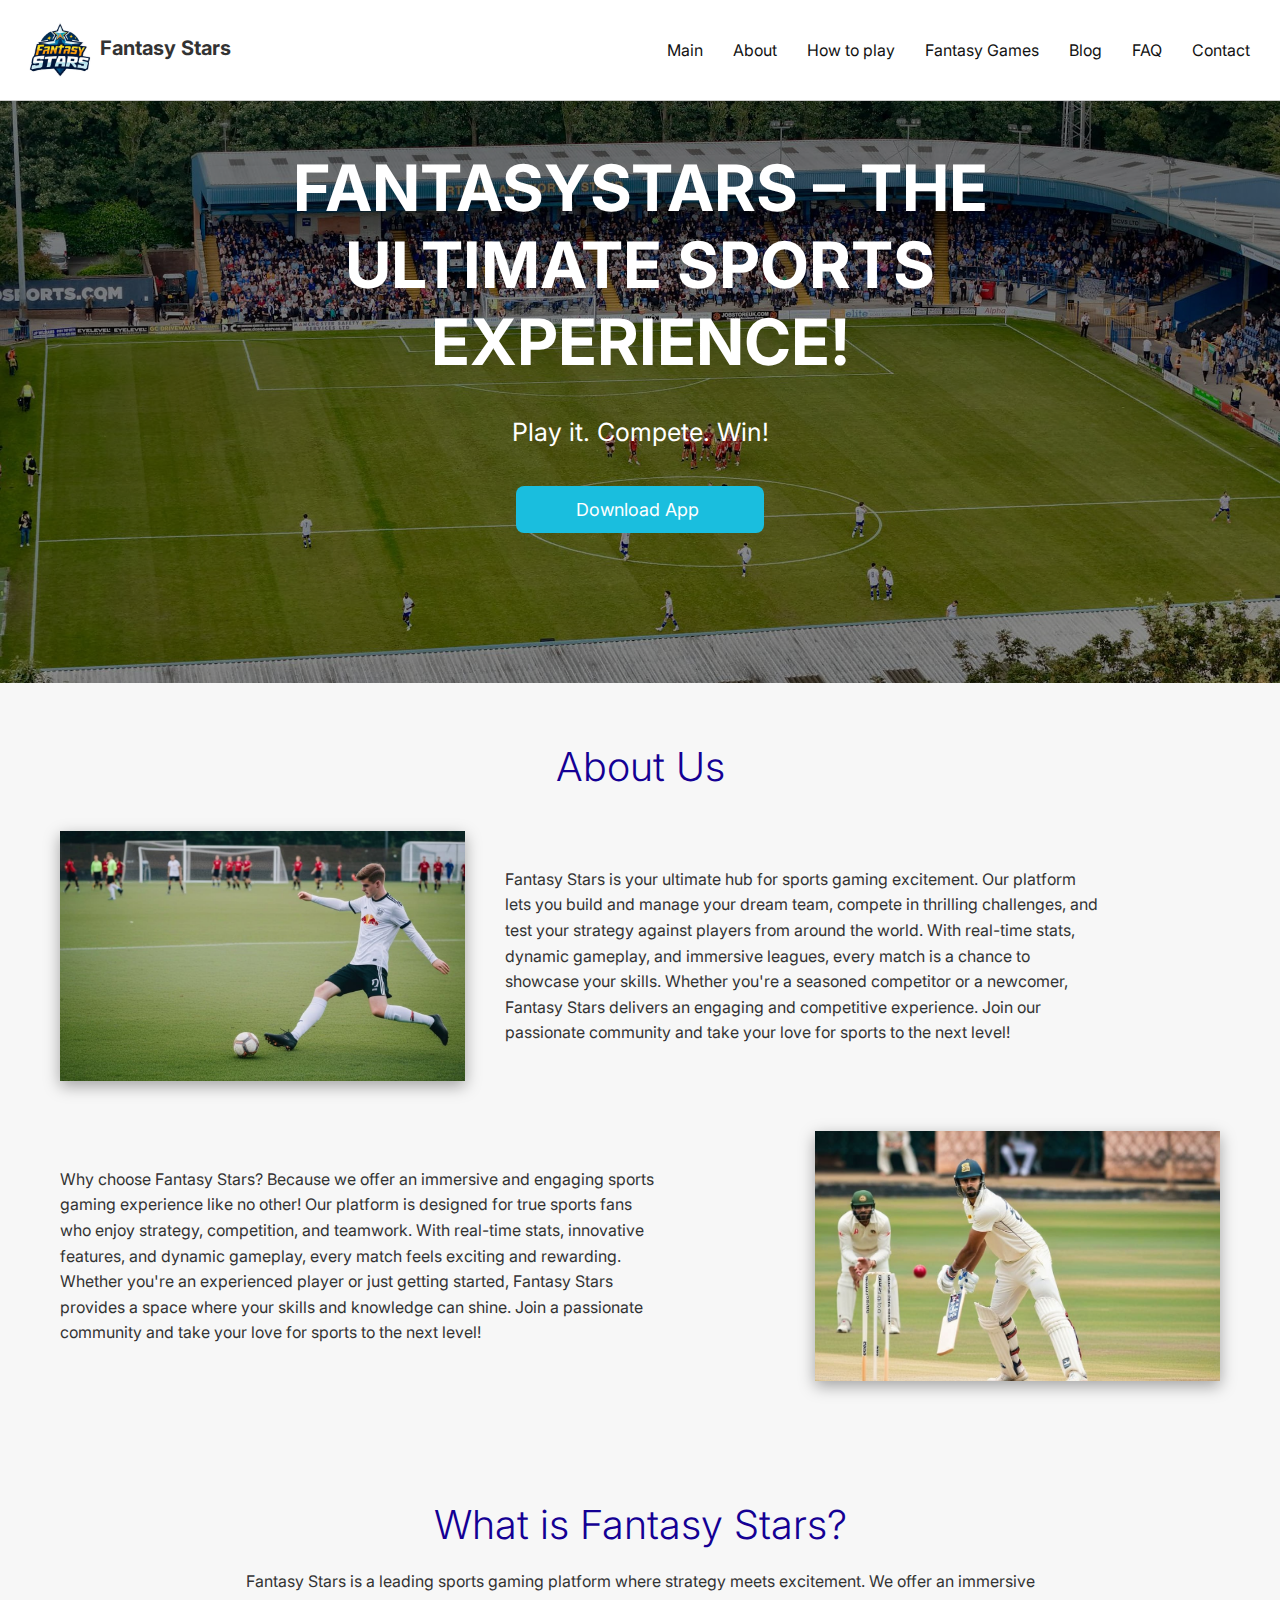
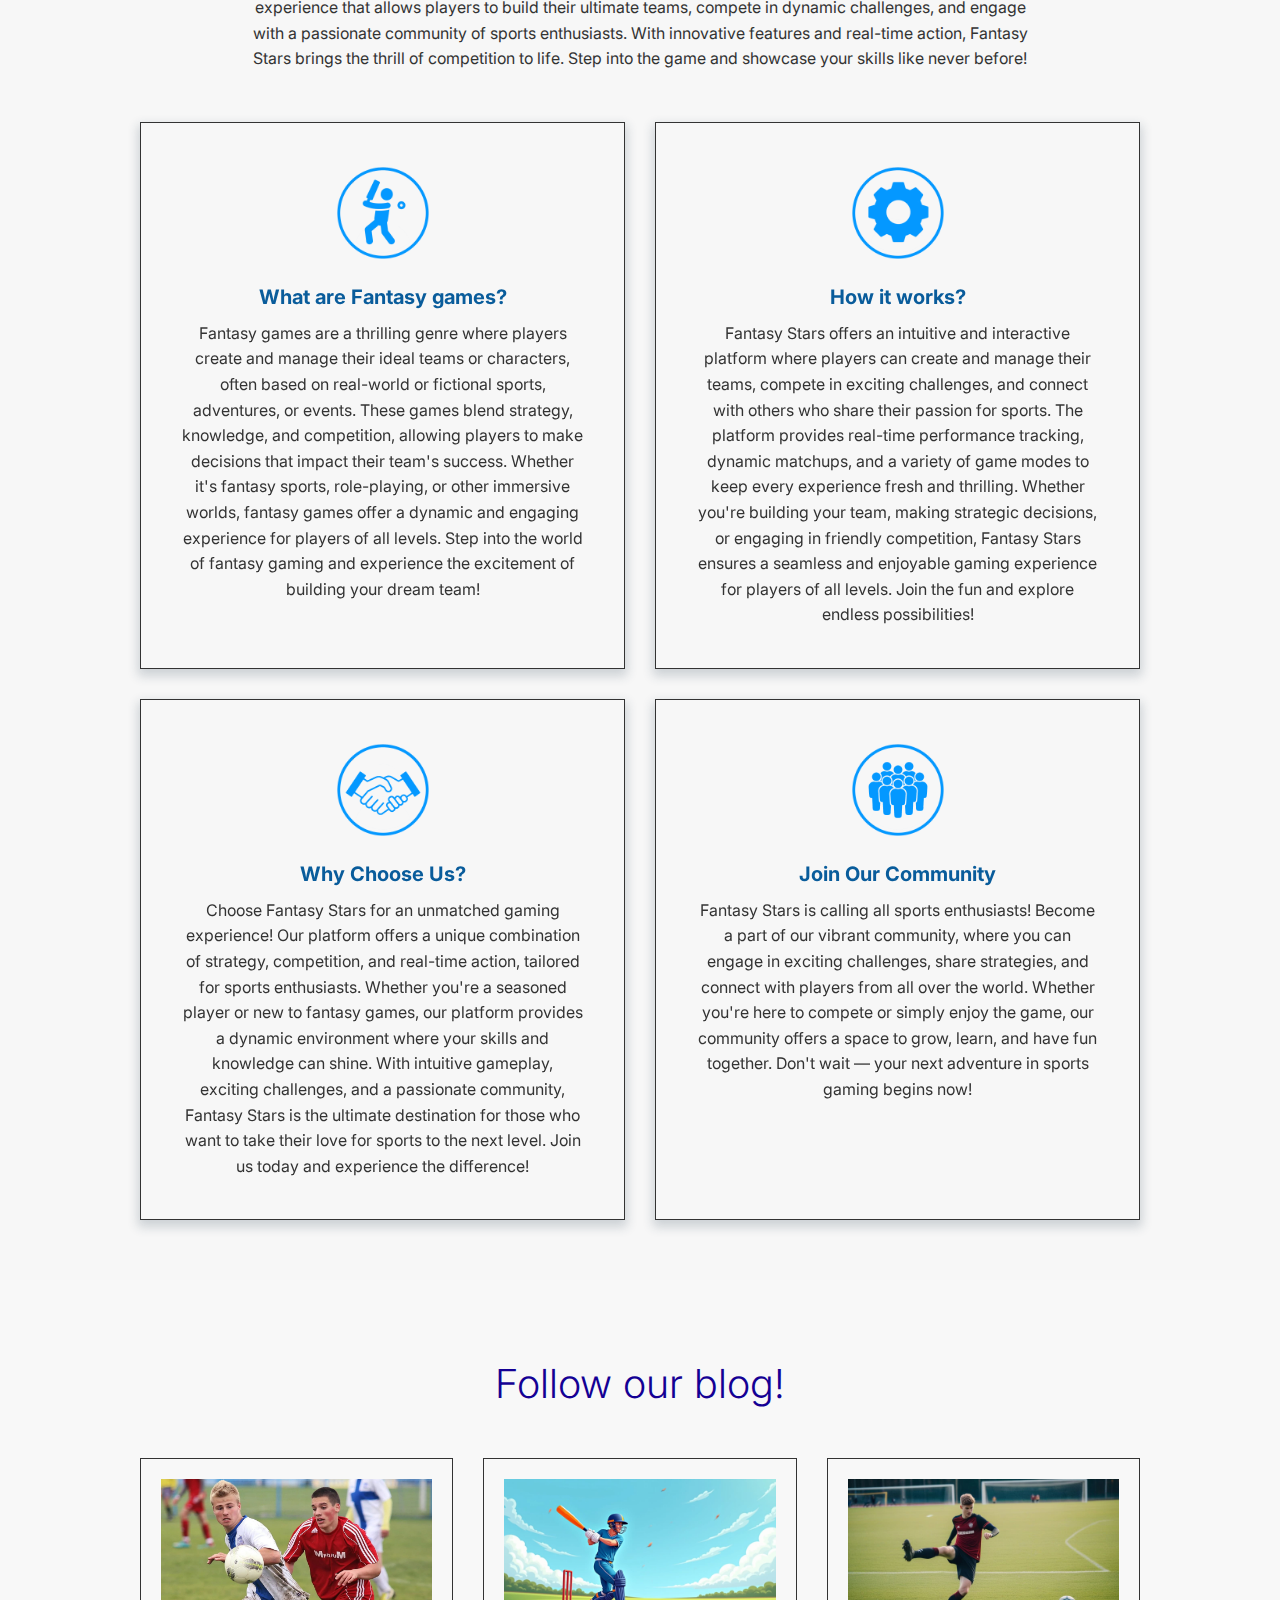
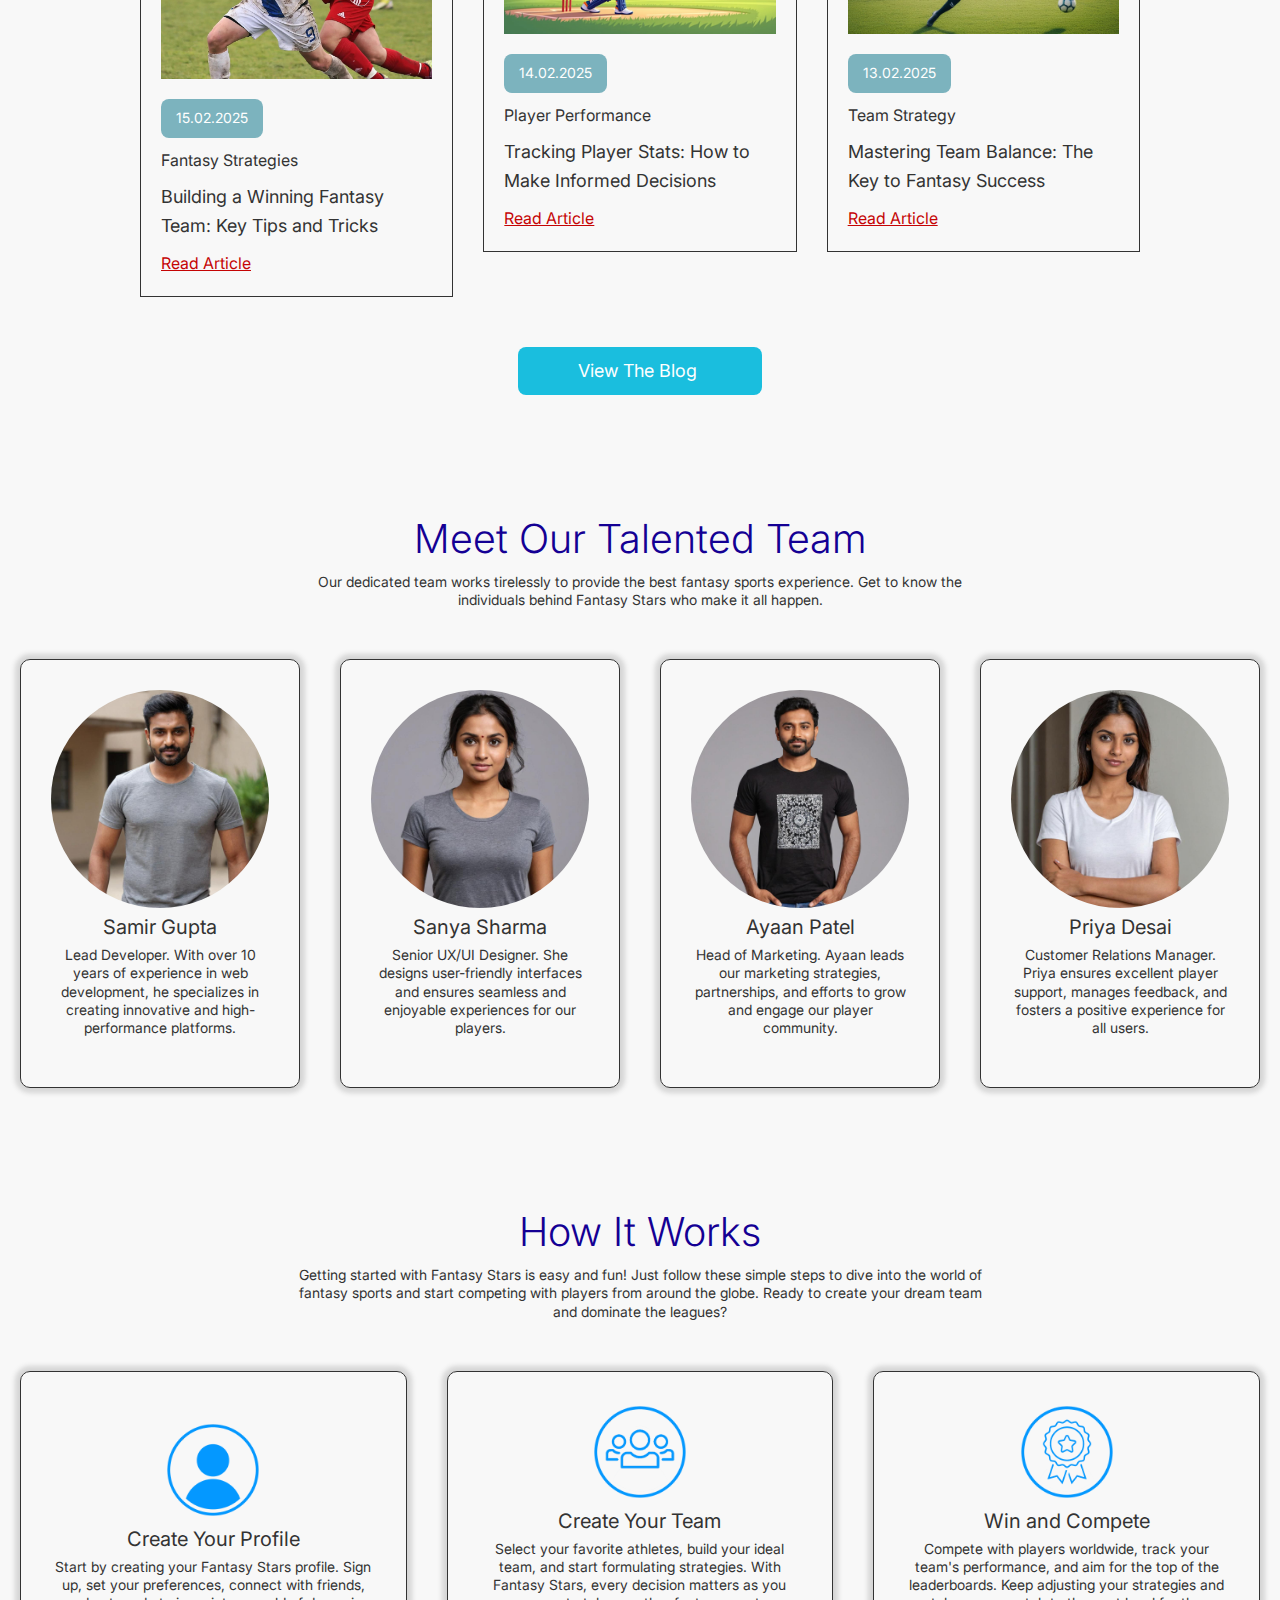
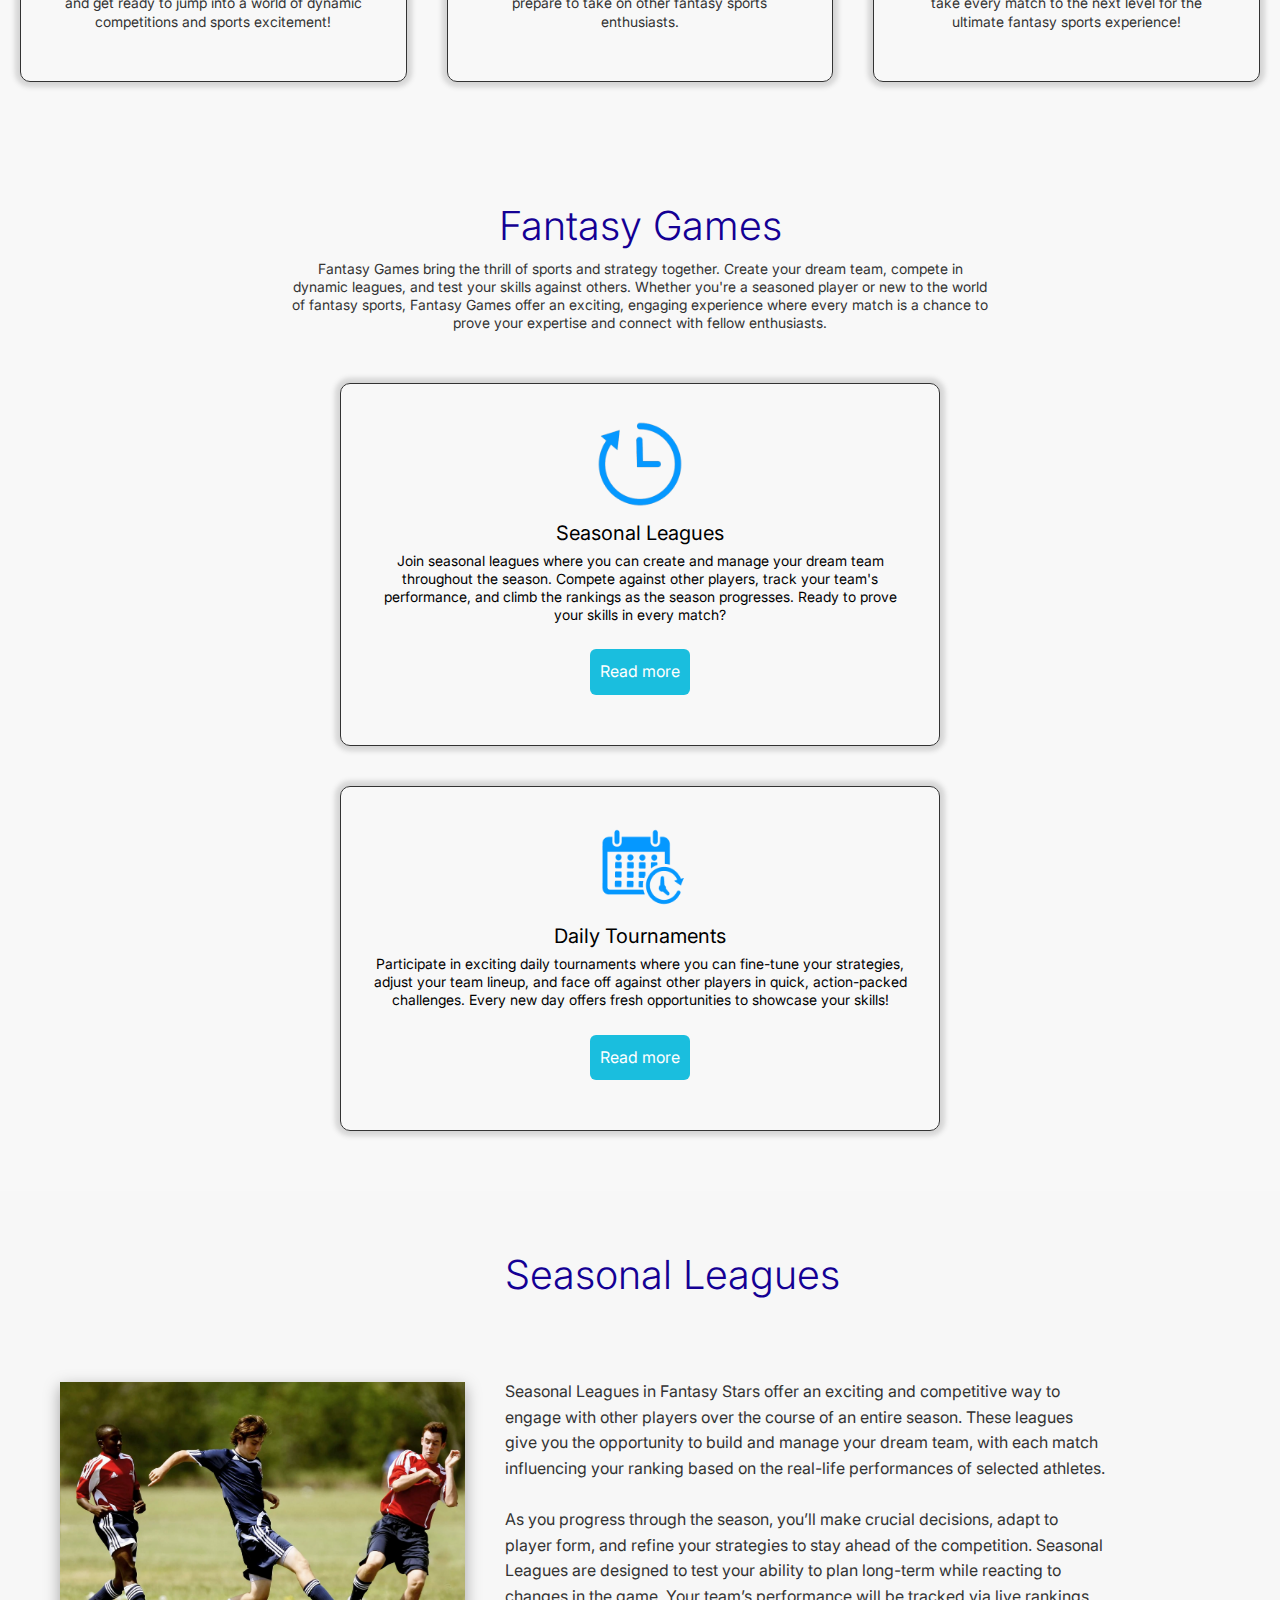
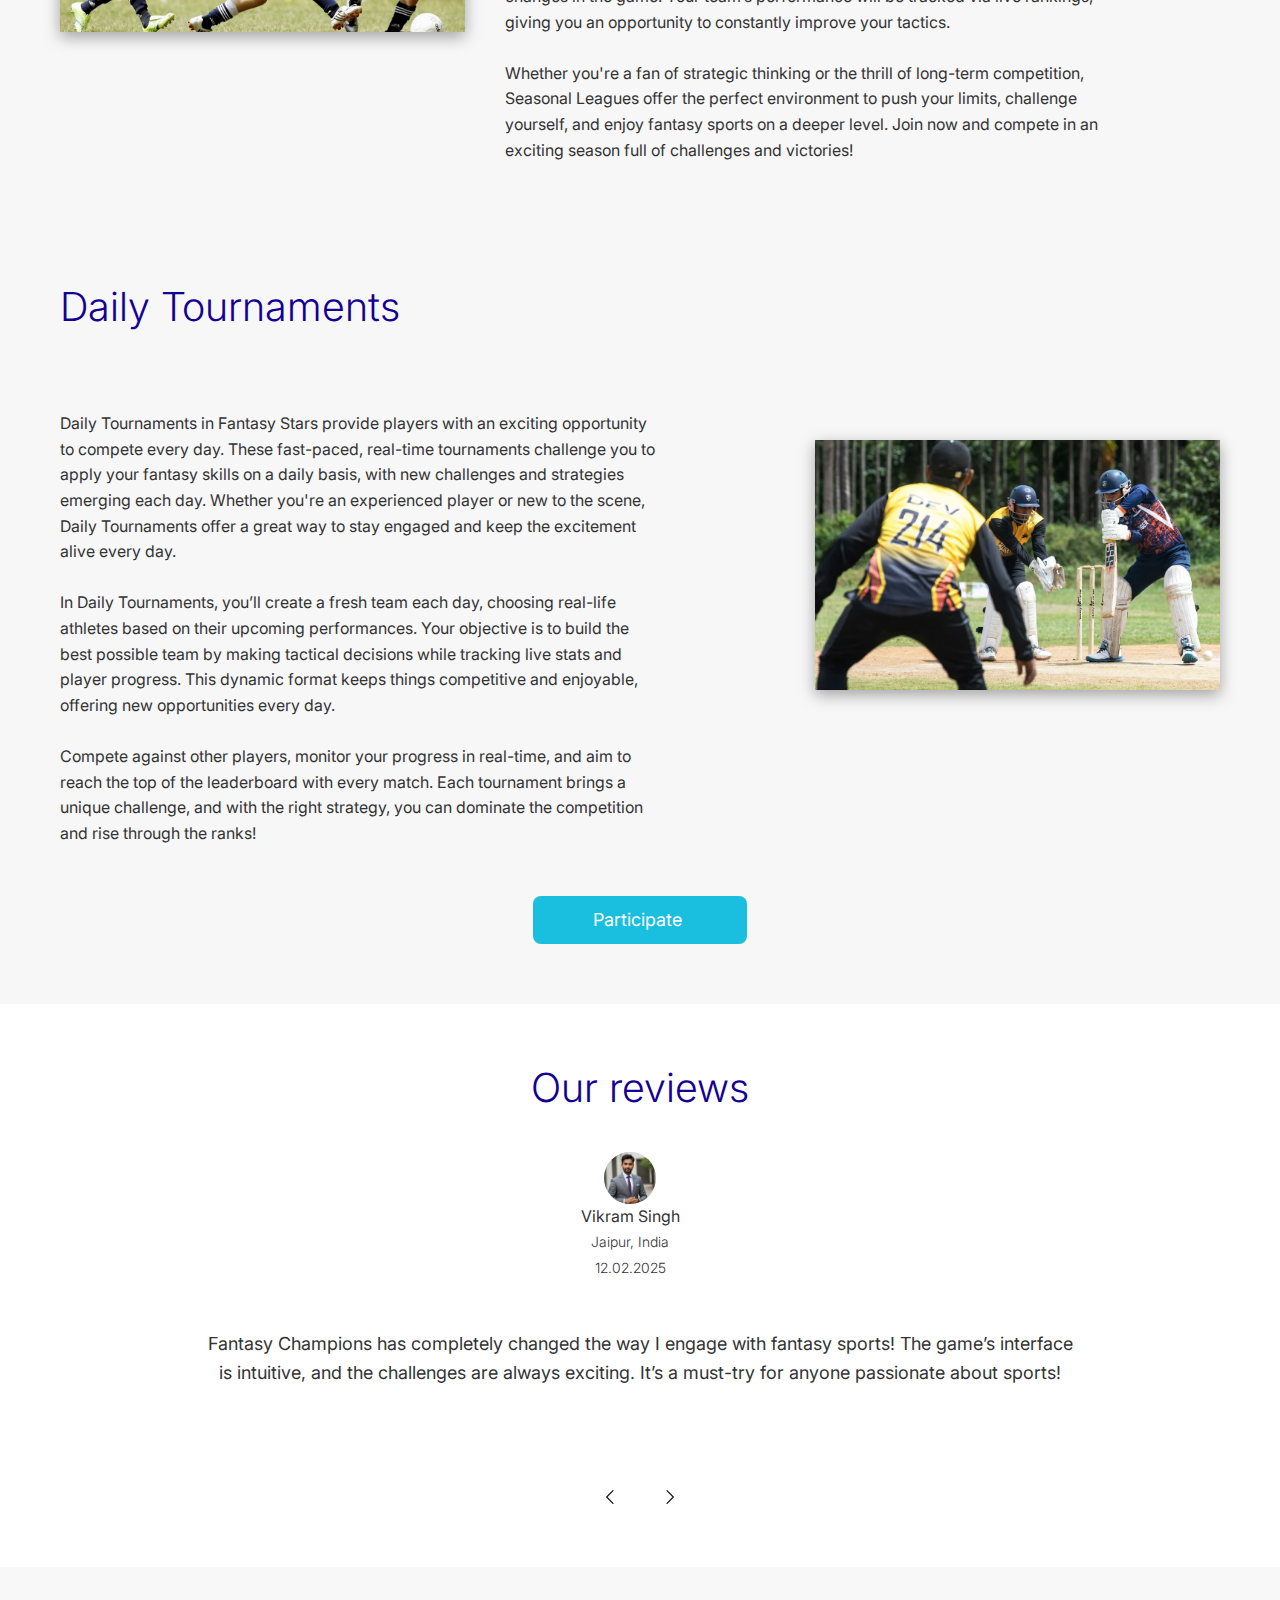
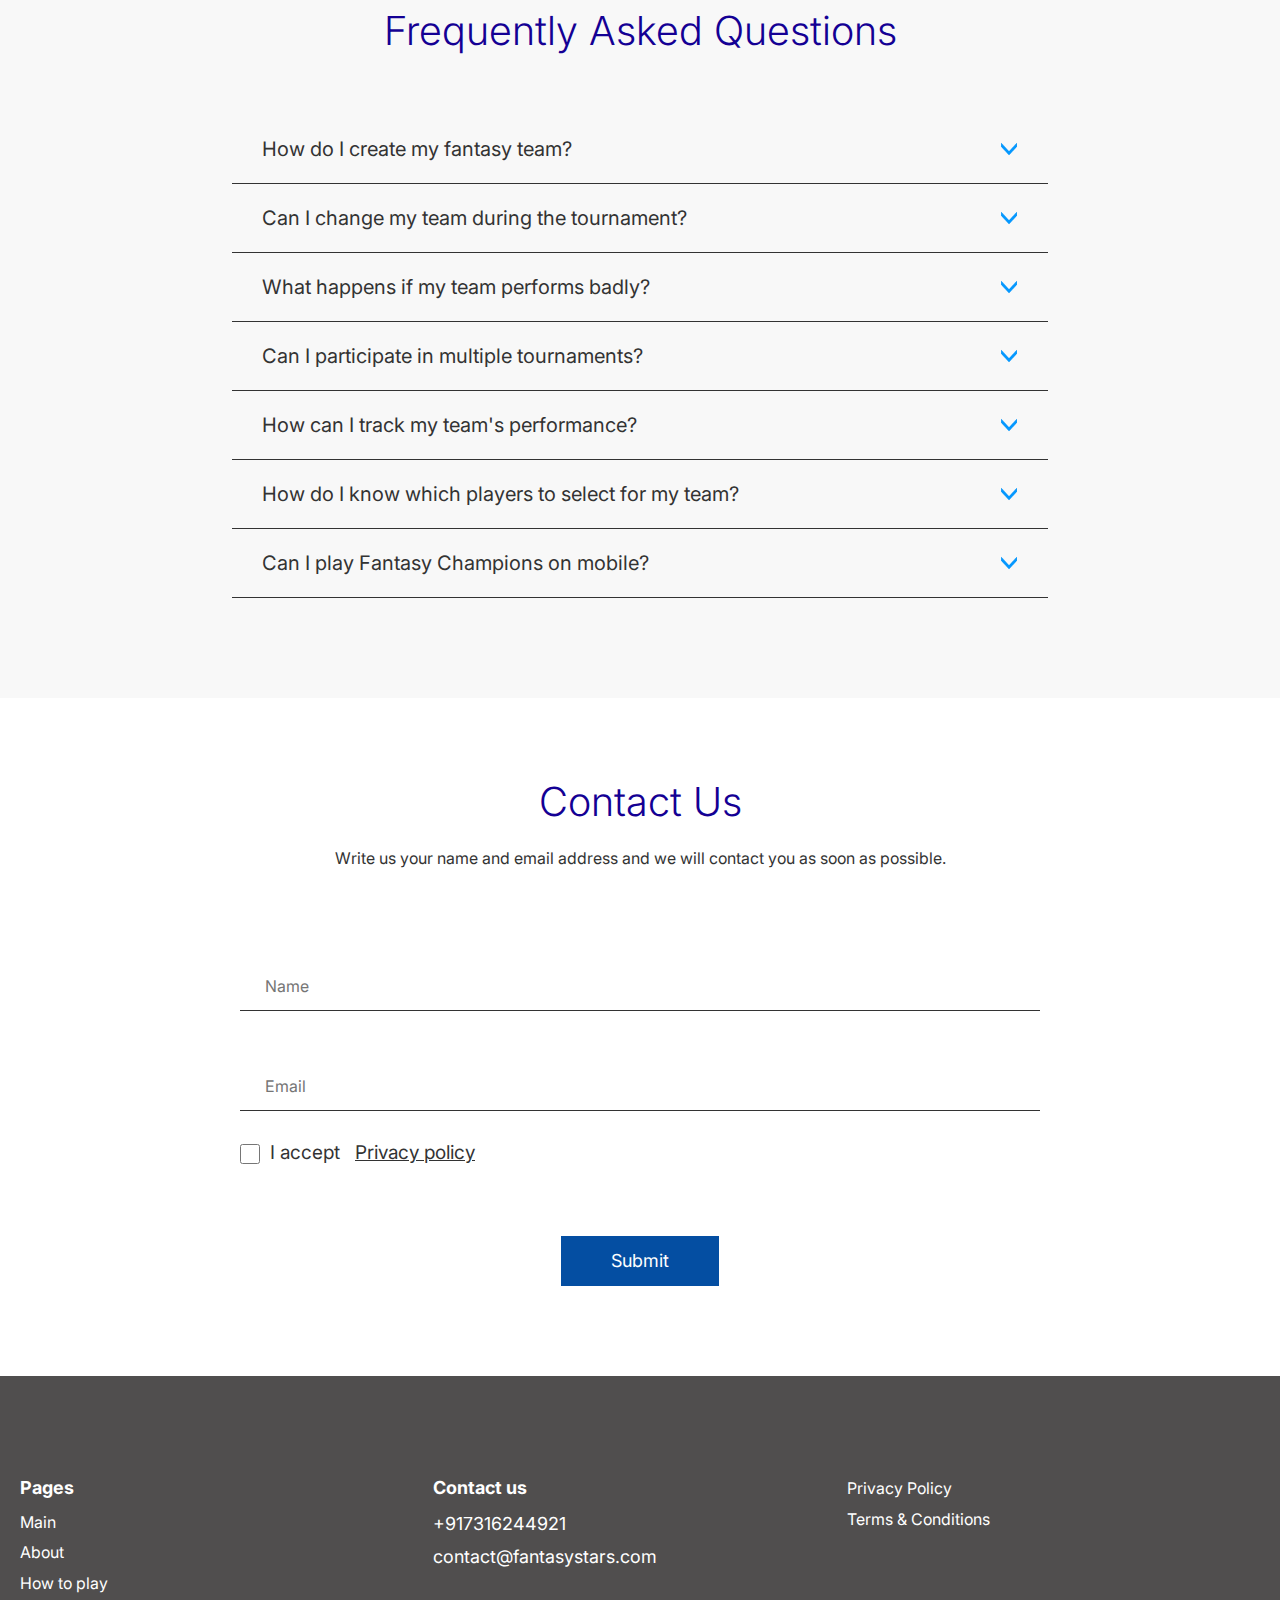
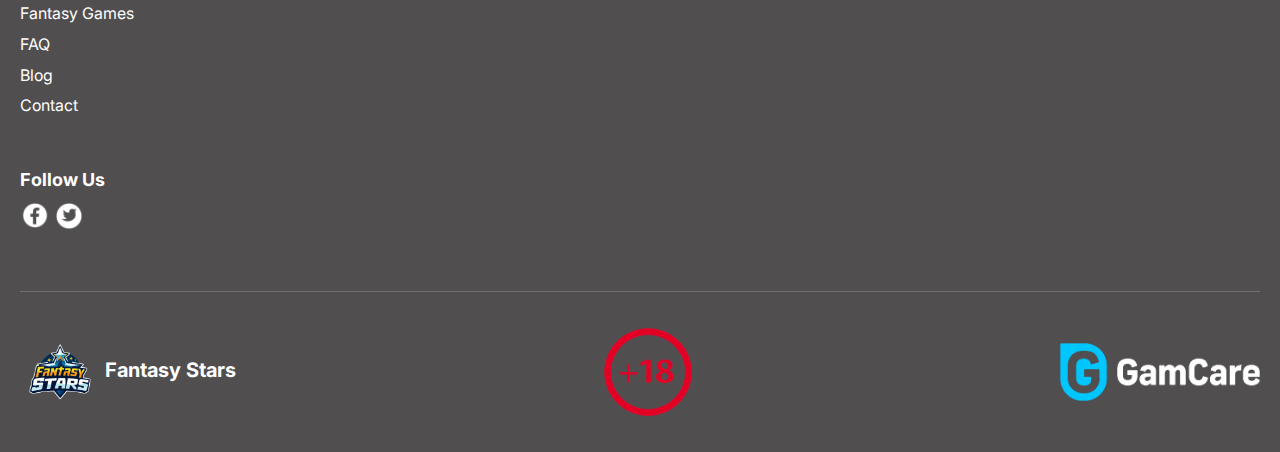
<file: index.html>
<!DOCTYPE html>
<html lang="en" data-validate="html">
  <head>
    <meta charset="UTF-8" />
    <meta name="viewport" content="width=device-width, initial-scale=1.0" />
    <link rel="icon" type="image/png" href="images/favicon.png" />
    <title>Fantasy Champions - Play, Compete, and Conquer</title>
    <meta
      name="description"
      content="Welcome to Fantasy Champions – the ultimate platform for competitive gamers. Compete in exciting battles, unlock exclusive rewards, and join a thriving community of champions. Start your journey today!"
    />
    <link rel="stylesheet" href="styles/styles.css" />
  </head>

  <body>
    <div class="hero">
      <header data-wf--nav--variant="home" class="nav">
        <div
          data-animation="default"
          class="navbar w-variant-388ec9d6-4e1e-759a-c3c4-06c8935714dd w-nav"
          data-easing2="ease"
          data-easing="ease"
          data-collapse="medium"
          data-duration="400"
          data-doc-height="1"
        >
          <div class="container w-container">
            <div class="navbar-wrap">
              <a
                href="index.html"
                aria-current="page"
                class="brand w-nav-brand w--current"
                ><img
                  class="logo"
                  src="images/logo.png"
                  alt="Logotype"
                />Fantasy Stars</a
              >
              <nav
                class="nav-menu w-variant-388ec9d6-4e1e-759a-c3c4-06c8935714dd w-nav-menu"
              >
                <div class="nav-menu-inner">
                  <a
                    href="index.html"
                    class="nav-link w-variant-388ec9d6-4e1e-759a-c3c4-06c8935714dd w-nav-link"
                    >Main</a
                  ><button
                    type="button"
                    class="nav-link-about nav-link w-variant-388ec9d6-4e1e-759a-c3c4-06c8935714dd w-nav-link"
                  >
                    About</button
                  ><button
                    type="button"
                    class="nav-link-play nav-link w-variant-388ec9d6-4e1e-759a-c3c4-06c8935714dd w-nav-link"
                  >
                    How to play</button
                  ><button
                    type="button"
                    class="nav-link-fantasy nav-link w-variant-388ec9d6-4e1e-759a-c3c4-06c8935714dd w-nav-link"
                  >
                    Fantasy Games
                  </button>
                  <a
                    href="blog.html"
                    class="nav-link w-variant-388ec9d6-4e1e-759a-c3c4-06c8935714dd w-nav-link"
                    >Blog</a
                  ><button
                    type="button"
                    type="button"
                    class="nav-link-faq nav-link w-variant-388ec9d6-4e1e-759a-c3c4-06c8935714dd w-nav-link"
                  >
                    FAQ
                  </button>
                  <button
                    type="button"
                    class="nav-link-contact nav-link w-variant-388ec9d6-4e1e-759a-c3c4-06c8935714dd w-nav-link"
                  >
                    Contact
                  </button>
                </div>
              </nav>
              <div class="nav-info">
                <div
                  class="menu-button w-nav-button"
                  tabindex="0"
                  aria-controls="w-nav-overlay-0"
                  aria-haspopup="menu"
                  aria-expanded="false"
                >
                  <div
                    class="nav-top-line w-variant-388ec9d6-4e1e-759a-c3c4-06c8935714dd"
                  ></div>
                  <div
                    class="nav-middle-line w-variant-388ec9d6-4e1e-759a-c3c4-06c8935714dd"
                  ></div>
                  <div
                    class="nav-bottom-line w-variant-388ec9d6-4e1e-759a-c3c4-06c8935714dd"
                  ></div>
                </div>
              </div>
            </div>
          </div>
          <div
            class="w-nav-overlay"
            data-wf-ignore=""
            id="w-nav-overlay-0"
          ></div>
        </div>
        <div class="open-menu">
          <div class="menu-left"></div>
        </div>
      </header>
      <section class="hero-section">
        <div class="w-layout-blockcontainer container w-container">
          <div class="hero-wrap">
            <div class="hero-content">
              <h1 class="hero-heading animation">
                FantasyStars – The Ultimate Sports Experience!
              </h1>
              <p
                class="animation"
                id="w-node-_25d306bc-a795-6c64-8971-5ba4c5dc8071-80237f14 hero-text"
              >
                Play it. Compete. Win!
              </p>
              <div class="hero-btns">
                <a
                  data-wf--primary-button--variant="no-border"
                  href="#contact"
                  class="animation primary-button bubbly-button w-variant-92c17b19-ee94-0c42-94f4-ca9187bd3540 w-inline-block"
                  ><div>Download app</div>
                </a>
              </div>
            </div>
          </div>
        </div>
      </section>
    </div>
    <main class="page-wrap">
      <section class="section index-about" id="about">
        <div class="w-layout-blockcontainer container w-container">
          <div class="title-section-wrap animation">
            <h2>About Us</h2>
          </div>
          <div class="about-wrap">
            <div class="about-img animation">
              <img
                src="images/about-1.jpg"
                alt="About Fantasy Champions"
                class="cover-image"
              />
            </div>
            <div class="about-content">
              <div class="about-inner animation">
                <p id="w-node-_25d306bc-a795-6c64-8971-5ba4c5dc8071-80237f14">
                  Fantasy Stars is your ultimate hub for sports gaming
                  excitement. Our platform lets you build and manage your dream
                  team, compete in thrilling challenges, and test your strategy
                  against players from around the world. With real-time stats,
                  dynamic gameplay, and immersive leagues, every match is a
                  chance to showcase your skills. Whether you're a seasoned
                  competitor or a newcomer, Fantasy Stars delivers an engaging
                  and competitive experience. Join our passionate community and
                  take your love for sports to the next level!
                </p>
              </div>
            </div>
          </div>

          <div class="about-wrap">
            <div class="about-content">
              <div class="about-inner animation">
                <p id="w-node-_25d306bc-a795-6c64-8971-5ba4c5dc8071-80237f14">
                  Why choose Fantasy Stars? Because we offer an immersive and
                  engaging sports gaming experience like no other! Our platform
                  is designed for true sports fans who enjoy strategy,
                  competition, and teamwork. With real-time stats, innovative
                  features, and dynamic gameplay, every match feels exciting and
                  rewarding. Whether you're an experienced player or just
                  getting started, Fantasy Stars provides a space where your
                  skills and knowledge can shine. Join a passionate community
                  and take your love for sports to the next level!
                </p>
              </div>
            </div>

            <div class="about-img animation">
              <img
                src="images/about-2.jpg"
                alt="About Fantasy Champions"
                class="cover-image"
              />
            </div>
          </div>
        </div>
      </section>
      <section class="section bg-light-blue index-advantages">
        <div class="w-layout-blockcontainer container w-container">
          <div class="service-outer">
            <div class="fill-block">
              <div class="service-left">
                <div class="service-head">
                  <div class="section-title animation">
                    <h2>What is Fantasy Stars?</h2>
                  </div>
                  <p class="adv-text animation">
                    Fantasy Stars is a leading sports gaming platform where
                    strategy meets excitement. We offer an immersive experience
                    that allows players to build their ultimate teams, compete
                    in dynamic challenges, and engage with a passionate
                    community of sports enthusiasts. With innovative features
                    and real-time action, Fantasy Stars brings the thrill of
                    competition to life. Step into the game and showcase your
                    skills like never before!
                  </p>
                </div>
              </div>
            </div>
            <div class="fill-block animation">
              <div class="w-dyn-list">
                <div class="service-list col-1 w-dyn-items">
                  <div class="w-dyn-item">
                    <div class="service-card home w-inline-block">
                      <img
                        src="images/icon-3.png"
                        alt="icon"
                        class="service-icon"
                      />
                      <div class="service-content">
                        <h5>What are Fantasy games?</h5>
                        <p>
                          Fantasy games are a thrilling genre where players
                          create and manage their ideal teams or characters,
                          often based on real-world or fictional sports,
                          adventures, or events. These games blend strategy,
                          knowledge, and competition, allowing players to make
                          decisions that impact their team's success. Whether
                          it's fantasy sports, role-playing, or other immersive
                          worlds, fantasy games offer a dynamic and engaging
                          experience for players of all levels. Step into the
                          world of fantasy gaming and experience the excitement
                          of building your dream team!
                        </p>
                      </div>
                    </div>
                  </div>
                  <div class="w-dyn-item">
                    <div class="service-card home w-inline-block">
                      <img
                        src="images/icon-4.png"
                        alt="icon"
                        class="service-icon"
                      />
                      <div class="service-content">
                        <h5>How it works?</h5>
                        <p>
                          Fantasy Stars offers an intuitive and interactive
                          platform where players can create and manage their
                          teams, compete in exciting challenges, and connect
                          with others who share their passion for sports. The
                          platform provides real-time performance tracking,
                          dynamic matchups, and a variety of game modes to keep
                          every experience fresh and thrilling. Whether you're
                          building your team, making strategic decisions, or
                          engaging in friendly competition, Fantasy Stars
                          ensures a seamless and enjoyable gaming experience for
                          players of all levels. Join the fun and explore
                          endless possibilities!
                        </p>
                      </div>
                    </div>
                  </div>
                  <div class="w-dyn-item">
                    <div class="service-card home w-inline-block">
                      <img
                        src="images/icon-2.png"
                        alt="icon"
                        class="service-icon"
                      />
                      <div class="service-content">
                        <h5>Why Choose Us?</h5>
                        <p>
                          Choose Fantasy Stars for an unmatched gaming
                          experience! Our platform offers a unique combination
                          of strategy, competition, and real-time action,
                          tailored for sports enthusiasts. Whether you're a
                          seasoned player or new to fantasy games, our platform
                          provides a dynamic environment where your skills and
                          knowledge can shine. With intuitive gameplay, exciting
                          challenges, and a passionate community, Fantasy Stars
                          is the ultimate destination for those who want to take
                          their love for sports to the next level. Join us today
                          and experience the difference!
                        </p>
                      </div>
                    </div>
                  </div>
                  <div class="w-dyn-item">
                    <div class="service-card home w-inline-block">
                      <img
                        src="images/icon-1.png"
                        alt="icon"
                        class="service-icon"
                      />
                      <div class="service-content">
                        <h5>Join Our Community</h5>
                        <p>
                          Fantasy Stars is calling all sports enthusiasts!
                          Become a part of our vibrant community, where you can
                          engage in exciting challenges, share strategies, and
                          connect with players from all over the world. Whether
                          you're here to compete or simply enjoy the game, our
                          community offers a space to grow, learn, and have fun
                          together. Don't wait — your next adventure in sports
                          gaming begins now!
                        </p>
                      </div>
                    </div>
                  </div>
                </div>
              </div>
            </div>
          </div>
        </div>
      </section>

      <section class="section top blog">
        <div class="w-layout-blockcontainer container w-container">
          <div class="section-wrap">
            <div class="section-title animation">
              <h2>Follow our blog!</h2>
            </div>

            <div class="w-dyn-list animation">
              <div class="blog-list w-dyn-items">
                <div class="w-dyn-item">
                  <div class="blog-thumb">
                    <img
                      src="images/blog-1.jpg"
                      alt="Fantasy Strategies"
                      class="cover-image"
                    />
                    <div class="blog-content">
                      <div class="date-text">15.02.2025</div>
                      <div>Fantasy Strategies</div>
                      <div class="body-large color-primary">
                        Building a Winning Fantasy Team: Key Tips and Tricks
                      </div>
                      <a href="#contact" class="read-article-link"
                        >Read Article</a
                      >
                    </div>
                  </div>
                </div>

                <div class="w-dyn-item">
                  <div class="blog-thumb">
                    <img
                      src="images/blog-2.jpg"
                      alt="Player Performance"
                      class="cover-image"
                    />
                    <div class="blog-content">
                      <div class="date-text">14.02.2025</div>
                      <div>Player Performance</div>
                      <div class="body-large color-primary">
                        Tracking Player Stats: How to Make Informed Decisions
                      </div>
                      <a href="#contact" class="read-article-link"
                        >Read Article</a
                      >
                    </div>
                  </div>
                </div>

                <div class="w-dyn-item">
                  <div class="blog-thumb">
                    <img
                      src="images/blog-3.jpg"
                      alt="Team Strategy"
                      class="cover-image"
                    />
                    <div class="blog-content">
                      <div class="date-text">13.02.2025</div>
                      <div>Team Strategy</div>
                      <div class="body-large color-primary">
                        Mastering Team Balance: The Key to Fantasy Success
                      </div>
                      <a href="#contact" class="read-article-link"
                        >Read Article</a
                      >
                    </div>
                  </div>
                </div>
              </div>

              <div class="w-pagination-wrapper pagination">
                <a
                  data-wf--primary-button--variant="no-border"
                  href="blog.html"
                  class="primary-button bubbly-button w-variant-92c17b19-ee94-0c42-94f4-ca9187bd3540 w-inline-block"
                  ><div>View the blog</div>
                </a>
              </div>
            </div>
          </div>
        </div>
      </section>
      <section class="section bg-light-blue index-comparison">
        <div class="w-layout-blockcontainer container w-container">
          <div class="section-wrap">
            <div class="title-section-wrap animation">
              <h2>Meet Our Talented Team</h2>
              <p class="body-small">
                Our dedicated team works tirelessly to provide the best fantasy
                sports experience. Get to know the individuals behind Fantasy
                Stars who make it all happen.
              </p>
            </div>

            <div class="w-dyn-list animation">
              <div class="teams-list w-dyn-items">
                <div class="w-dyn-item team-1">
                  <div class="team-card w-inline-block">
                    <div class="team-thumb">
                      <div class="team-content">
                        <img
                          src="images/team-1.jpg"
                          alt="Samir Gupta"
                          class="team-icon"
                        />
                        <h5>Samir Gupta</h5>
                        <div class="body-small">
                          Lead Developer. With over 10 years of experience in
                          web development, he specializes in creating innovative
                          and high-performance platforms.
                        </div>
                      </div>
                    </div>
                  </div>
                </div>

                <div class="w-dyn-item team-2">
                  <div class="team-card w-inline-block">
                    <div class="team-thumb">
                      <div class="team-content">
                        <img
                          src="images/team-2.jpg"
                          alt="Download App"
                          class="team-icon"
                        />
                        <h5>Sanya Sharma</h5>
                        <div class="body-small">
                          Senior UX/UI Designer. She designs user-friendly
                          interfaces and ensures seamless and enjoyable
                          experiences for our players.
                        </div>
                      </div>
                    </div>
                  </div>
                </div>

                <div class="w-dyn-item team-3">
                  <div class="team-card w-inline-block">
                    <div class="team-thumb">
                      <div class="team-content">
                        <img
                          src="images/team-3.jpg"
                          alt="Download App"
                          class="team-icon"
                        />
                        <h5>Ayaan Patel</h5>
                        <div class="body-small">
                          Head of Marketing. Ayaan leads our marketing
                          strategies, partnerships, and efforts to grow and
                          engage our player community.
                        </div>
                      </div>
                    </div>
                  </div>
                </div>

                <div class="w-dyn-item team-4">
                  <div class="team-card w-inline-block">
                    <div class="team-thumb">
                      <div class="team-content">
                        <img
                          src="images/team-4.jpg"
                          alt="Download App"
                          class="team-icon"
                        />
                        <h5>Priya Desai</h5>
                        <div class="body-small">
                          Customer Relations Manager. Priya ensures excellent
                          player support, manages feedback, and fosters a
                          positive experience for all users.
                        </div>
                      </div>
                    </div>
                  </div>
                </div>
              </div>
            </div>
          </div>
        </div>
      </section>

      <section
        class="section bg-light-blue index-comparison index-work"
        id="play"
      >
        <div class="w-layout-blockcontainer container w-container">
          <div class="section-wrap">
            <div class="title-section-wrap animation">
              <h2>How It Works</h2>
              <p class="body-small">
                Getting started with Fantasy Stars is easy and fun! Just follow
                these simple steps to dive into the world of fantasy sports and
                start competing with players from around the globe. Ready to
                create your dream team and dominate the leagues?
              </p>
            </div>

            <div class="w-dyn-list animation">
              <div class="teams-list w-dyn-items">
                <div class="w-dyn-item">
                  <div class="team-card w-inline-block">
                    <div class="team-thumb">
                      <div class="team-content">
                        <img
                          src="images/icon-5.png"
                          alt="Create Profile"
                          class="service-icon"
                        />
                        <h5>Create Your Profile</h5>
                        <div class="body-small">
                          Start by creating your Fantasy Stars profile. Sign up,
                          set your preferences, connect with friends, and get
                          ready to jump into a world of dynamic competitions and
                          sports excitement!
                        </div>
                      </div>
                    </div>
                  </div>
                </div>
                <div class="w-dyn-item">
                  <div class="team-card w-inline-block">
                    <div class="team-thumb">
                      <div class="team-content">
                        <img
                          src="images/icon-6.png"
                          alt="Create Team"
                          class="service-icon"
                        />
                        <h5>Create Your Team</h5>
                        <div class="body-small">
                          Select your favorite athletes, build your ideal team,
                          and start formulating strategies. With Fantasy Stars,
                          every decision matters as you prepare to take on other
                          fantasy sports enthusiasts.
                        </div>
                      </div>
                    </div>
                  </div>
                </div>
                <div class="w-dyn-item">
                  <div class="team-card w-inline-block">
                    <div class="team-thumb">
                      <div class="team-content">
                        <img
                          src="images/icon-7.png"
                          alt="Win and Compete"
                          class="service-icon"
                        />
                        <h5>Win and Compete</h5>
                        <div class="body-small">
                          Compete with players worldwide, track your team's
                          performance, and aim for the top of the leaderboards.
                          Keep adjusting your strategies and take every match to
                          the next level for the ultimate fantasy sports
                          experience!
                        </div>
                      </div>
                    </div>
                  </div>
                </div>
              </div>
            </div>
          </div>
        </div>
      </section>
      <section
        class="section bg-light-blue index-comparison fantasy-section"
        id="fantasy"
      >
        <div class="w-layout-blockcontainer container w-container">
          <div class="section-wrap">
            <!-- Title and Description Section -->
            <div class="title-section-wrap animation">
              <h2>Fantasy Games</h2>
              <p class="body-small">
                Fantasy Games bring the thrill of sports and strategy together.
                Create your dream team, compete in dynamic leagues, and test
                your skills against others. Whether you're a seasoned player or
                new to the world of fantasy sports, Fantasy Games offer an
                exciting, engaging experience where every match is a chance to
                prove your expertise and connect with fellow enthusiasts.
              </p>
            </div>

            <div class="w-dyn-list animation">
              <div class="teams-list w-dyn-items">
                <div class="w-dyn-item fantasy-content">
                  <div class="team-card w-inline-block">
                    <div class="team-thumb">
                      <div class="team-content">
                        <img
                          src="images/icon-8.png"
                          alt="Seasonal Leagues"
                          class="service-icon"
                        />
                        <h5>Seasonal Leagues</h5>
                        <div class="body-small">
                          Join seasonal leagues where you can create and manage
                          your dream team throughout the season. Compete against
                          other players, track your team's performance, and
                          climb the rankings as the season progresses. Ready to
                          prove your skills in every match?
                        </div>
                        <a class="learn-more-btn" href="#seasonal">Read more</a>
                      </div>
                    </div>
                  </div>
                </div>

                <div class="w-dyn-item fantasy-content">
                  <div class="team-card w-inline-block">
                    <div class="team-thumb">
                      <div class="team-content">
                        <img
                          src="images/icon-9.png"
                          alt="Daily Matches"
                          class="service-icon"
                        />
                        <h5>Daily Tournaments</h5>
                        <div class="body-small">
                          Participate in exciting daily tournaments where you
                          can fine-tune your strategies, adjust your team
                          lineup, and face off against other players in quick,
                          action-packed challenges. Every new day offers fresh
                          opportunities to showcase your skills!
                        </div>
                        <a class="learn-more-btn" href="#daily">Read more</a>
                      </div>
                    </div>
                  </div>
                </div>
              </div>
            </div>
          </div>
        </div>
      </section>

      <section class="section index-about tournament-leagues" id="seasonal">
        <div class="w-layout-blockcontainer container w-container">
          <div class="about-wrap">
            <div class="about-content">
              <div class="title-section-wrap animation">
                <h2>Seasonal Leagues</h2>
              </div>
              <div class="about-inner animation">
                <p id="w-node-_25d306bc-a795-6c64-8971-5ba4c5dc8071-80237f14">
                  Seasonal Leagues in Fantasy Stars offer an exciting and
                  competitive way to engage with other players over the course
                  of an entire season. These leagues give you the opportunity to
                  build and manage your dream team, with each match influencing
                  your ranking based on the real-life performances of selected
                  athletes.
                  <br /><br />
                  As you progress through the season, you’ll make crucial
                  decisions, adapt to player form, and refine your strategies to
                  stay ahead of the competition. Seasonal Leagues are designed
                  to test your ability to plan long-term while reacting to
                  changes in the game. Your team’s performance will be tracked
                  via live rankings, giving you an opportunity to constantly
                  improve your tactics.
                  <br /><br />
                  Whether you're a fan of strategic thinking or the thrill of
                  long-term competition, Seasonal Leagues offer the perfect
                  environment to push your limits, challenge yourself, and enjoy
                  fantasy sports on a deeper level. Join now and compete in an
                  exciting season full of challenges and victories!
                </p>
              </div>
            </div>
            <div class="about-img animation">
              <img
                src="images/tour-1.jpg"
                alt="Tournament Leagues"
                class="cover-image"
              />
            </div>
          </div>
        </div>
      </section>

      <section class="section index-about" id="daily">
        <div class="w-layout-blockcontainer container w-container">
          <div class="about-wrap">
            <div class="about-content">
              <div class="title-section-wrap animation">
                <h2>Daily Tournaments</h2>
              </div>
              <div class="about-inner animation">
                <p id="w-node-_25d306bc-a795-6c64-8971-5ba4c5dc8071-80237f14">
                  Daily Tournaments in Fantasy Stars provide players with an
                  exciting opportunity to compete every day. These fast-paced,
                  real-time tournaments challenge you to apply your fantasy
                  skills on a daily basis, with new challenges and strategies
                  emerging each day. Whether you're an experienced player or new
                  to the scene, Daily Tournaments offer a great way to stay
                  engaged and keep the excitement alive every day.
                  <br /><br />
                  In Daily Tournaments, you’ll create a fresh team each day,
                  choosing real-life athletes based on their upcoming
                  performances. Your objective is to build the best possible
                  team by making tactical decisions while tracking live stats
                  and player progress. This dynamic format keeps things
                  competitive and enjoyable, offering new opportunities every
                  day.
                  <br /><br />
                  Compete against other players, monitor your progress in
                  real-time, and aim to reach the top of the leaderboard with
                  every match. Each tournament brings a unique challenge, and
                  with the right strategy, you can dominate the competition and
                  rise through the ranks!
                </p>
              </div>
            </div>
            <div class="about-img animation">
              <img
                src="images/tour-2.jpg"
                alt="Daily Matches"
                class="cover-image"
              />
            </div>
          </div>
          <div class="hero-btns">
            <a
              data-wf--primary-button--variant="no-border"
              href="#contact"
              class="animation primary-button bubbly-button w-variant-92c17b19-ee94-0c42-94f4-ca9187bd3540 w-inline-block"
              ><div>Participate</div>
            </a>
          </div>
        </div>
      </section>

      <section class="section reviews animation">
        <div class="w-layout-blockcontainer container w-container">
          <div class="review-wrap">
            <div class="review-left">
              <div class="section-title">
                <h2>Our reviews</h2>
              </div>
              <div
                data-delay="4000"
                data-animation="cross"
                class="review-slider w-slider slider"
                data-autoplay="false"
                data-easing="ease"
                data-hide-arrows="false"
                data-disable-swipe="false"
                data-autoplay-limit="0"
                data-nav-spacing="3"
                data-duration="500"
                data-infinite="true"
              >
                <div
                  class="review-mask w-slider-mask slides"
                  id="w-slider-mask-0"
                >
                  <div class="w-slide slide">
                    <div class="review-inner">
                      <div class="review-bottom">
                        <div class="review-info">
                          <div
                            id="w-node-ad6bfceb-b68a-7bd6-7540-b035ae563d22-ae563d08"
                            class="reviewer-img"
                          >
                            <img
                              src="images/user-2.jpg"
                              alt="Vikram Singh"
                              class="cover-image"
                            />
                          </div>
                          <div
                            id="w-node-ad6bfceb-b68a-7bd6-7540-b035ae563d24-ae563d08"
                          >
                            Vikram Singh
                          </div>
                          <div
                            id="w-node-ad6bfceb-b68a-7bd6-7540-b035ae563d26-ae563d08"
                            class="city"
                          >
                            Jaipur, India
                          </div>
                          <div
                            id="w-node-ad6bfceb-b68a-7bd6-7540-b035ae563d26-ae563d08"
                            class="date"
                          >
                            12.02.2025
                          </div>
                        </div>
                      </div>
                      <p class="review-text">
                        Fantasy Champions has completely changed the way I
                        engage with fantasy sports! The game’s interface is
                        intuitive, and the challenges are always exciting. It’s
                        a must-try for anyone passionate about sports!
                      </p>
                    </div>
                  </div>
                  <div class="w-slide slide" aria-hidden="true">
                    <div class="review-inner" aria-hidden="true">
                      <div class="review-bottom" aria-hidden="true">
                        <div class="review-info" aria-hidden="true">
                          <div
                            id="w-node-ad6bfceb-b68a-7bd6-7540-b035ae563d36-ae563d08"
                            class="reviewer-img"
                            aria-hidden="true"
                          >
                            <img
                              src="images/user-1.jpg"
                              alt="Anita Verma"
                              class="cover-image"
                              aria-hidden="true"
                            />
                          </div>
                          <div
                            id="w-node-ad6bfceb-b68a-7bd6-7540-b035ae563d38-ae563d08"
                            aria-hidden="true"
                          >
                            Anita Verma
                          </div>
                          <div
                            id="w-node-ad6bfceb-b68a-7bd6-7540-b035ae563d3a-ae563d08"
                            aria-hidden="true"
                            class="city"
                          >
                            Pune, India
                          </div>
                          <div
                            id="w-node-ad6bfceb-b68a-7bd6-7540-b035ae563d3c-ae563d08"
                            aria-hidden="true"
                            class="date"
                          >
                            15.02.2025
                          </div>
                        </div>
                      </div>
                      <p class="review-text" aria-hidden="true">
                        The gameplay in Fantasy Champions is fantastic! The
                        attention to detail in the game mechanics keeps me
                        coming back for more. It's a great platform for all
                        sports fans who want to test their skills.
                      </p>
                    </div>
                  </div>
                  <div class="w-slide slide" aria-hidden="true">
                    <div class="review-inner" aria-hidden="true">
                      <div class="review-bottom" aria-hidden="true">
                        <div class="review-info" aria-hidden="true">
                          <div
                            id="w-node-ad6bfceb-b68a-7bd6-7540-b035ae563d4a-ae563d08"
                            class="reviewer-img"
                            aria-hidden="true"
                          >
                            <img
                              src="images/user-3.jpg"
                              alt="Rajesh Mehra"
                              class="cover-image"
                              aria-hidden="true"
                            />
                          </div>
                          <div
                            id="w-node-ad6bfceb-b68a-7bd6-7540-b035ae563d4c-ae563d08"
                            aria-hidden="true"
                          >
                            Rajesh Mehra
                          </div>
                          <div
                            id="w-node-ad6bfceb-b68a-7bd6-7540-b035ae563d4e-ae563d08"
                            aria-hidden="true"
                            class="city"
                          >
                            New Delhi, India
                          </div>
                          <div
                            id="w-node-ad6bfceb-b68a-7bd6-7540-b035ae563d4e-ae563d08"
                            aria-hidden="true"
                            class="date"
                          >
                            10.02.2025
                          </div>
                        </div>
                      </div>
                      <p class="review-text" aria-hidden="true">
                        Fantasy Champions offers an amazing, immersive
                        experience for anyone interested in fantasy sports. The
                        strategies and tactics I’ve learned here have improved
                        my overall gameplay and knowledge of the sport.
                      </p>
                    </div>
                  </div>
                  <div class="w-slide slide" aria-hidden="true">
                    <div class="review-inner" aria-hidden="true">
                      <div class="review-bottom" aria-hidden="true">
                        <div class="review-info" aria-hidden="true">
                          <div
                            id="w-node-ad6bfceb-b68a-7bd6-7540-b035ae563d5e-ae563d08"
                            class="reviewer-img"
                            aria-hidden="true"
                          >
                            <img
                              src="images/user-4.jpg"
                              alt="Kavita Reddy"
                              class="cover-image"
                              aria-hidden="true"
                            />
                          </div>
                          <div
                            id="w-node-ad6bfceb-b68a-7bd6-7540-b035ae563d60-ae563d08"
                            aria-hidden="true"
                          >
                            Kavita Reddy
                          </div>
                          <div
                            id="w-node-ad6bfceb-b68a-7bd6-7540-b035ae563d62-ae563d08"
                            aria-hidden="true"
                            class="city"
                          >
                            Chennai, India
                          </div>
                          <div
                            id="w-node-ad6bfceb-b68a-7bd6-7540-b035ae563d64-ae563d08"
                            aria-hidden="true"
                            class="date"
                            class="date"
                          >
                            14.02.2025
                          </div>
                        </div>
                      </div>
                      <p class="review-text" aria-hidden="true">
                        Fantasy Champions is a game like no other. The strategic
                        depth it offers is incredible. Every match is a new
                        opportunity to improve and evolve your strategy, making
                        it the ultimate experience for fantasy sports
                        enthusiasts.
                      </p>
                    </div>
                  </div>
                </div>
                <div class="controls">
                  <div
                    class="left-arrow w-slider-arrow-left right-arrow w-slider-arrow-right"
                    tabindex="0"
                    aria-controls="w-slider-mask-0"
                    id="prevBtn"
                  >
                    <img
                      src="images/arr-left.svg"
                      alt="Review Left Arrow"
                      class="review-arrow"
                    />
                  </div>
                  <div
                    class="right-arrow w-slider-arrow-right"
                    tabindex="0"
                    aria-controls="w-slider-mask-0"
                    id="nextBtn"
                  >
                    <img
                      src="images/arr-right.svg"
                      alt="Review Right Arrow"
                      class="review-arrow"
                    />
                  </div>
                </div>
              </div>
            </div>
          </div>
        </div>
      </section>
      <section class="faq-section section" id="faq">
        <div class="faq-content">
          <div class="section-title animation">
            <h2>Frequently Asked Questions</h2>
          </div>

          <div class="faq-wrap animation">
            <div data-delay="0" data-hover="false" class="faq w-dropdown">
              <div
                class="question-block w-dropdown-toggle"
                id="w-dropdown-toggle-1"
                aria-controls="w-dropdown-list-1"
                aria-haspopup="menu"
                aria-expanded="false"
                tabindex="0"
              >
                <h5>How do I create my fantasy team?</h5>
                <img src="images/arr-faq.png" alt="Faq Icon" class="faq-icon" />
              </div>
              <nav
                class="answer-block w-dropdown-list"
                id="w-dropdown-list-1"
                aria-labelledby="w-dropdown-toggle-1"
              >
                <div class="faq-answer">
                  <p>
                    To create your fantasy team, sign up on Fantasy Champions,
                    select the tournament, and choose players within your
                    budget. Build your team and get ready to compete!
                  </p>
                </div>
              </nav>
            </div>
            <div data-delay="0" data-hover="false" class="faq w-dropdown">
              <div
                class="question-block w-dropdown-toggle"
                id="w-dropdown-toggle-2"
                aria-controls="w-dropdown-list-2"
                aria-haspopup="menu"
                aria-expanded="false"
                tabindex="0"
              >
                <h5>Can I change my team during the tournament?</h5>
                <img src="images/arr-faq.png" alt="Faq Icon" class="faq-icon" />
              </div>
              <nav
                class="answer-block w-dropdown-list"
                id="w-dropdown-list-2"
                aria-labelledby="w-dropdown-toggle-2"
              >
                <div class="faq-answer">
                  <p>
                    Once the tournament starts, you can no longer make changes
                    to your team. However, some tournaments offer a "transfer
                    window" where changes are allowed before the start of the
                    next round.
                  </p>
                </div>
              </nav>
            </div>

            <div data-delay="0" data-hover="false" class="faq w-dropdown">
              <div
                class="question-block w-dropdown-toggle"
                id="w-dropdown-toggle-3"
                aria-controls="w-dropdown-list-3"
                aria-haspopup="menu"
                aria-expanded="false"
                tabindex="0"
              >
                <h5>What happens if my team performs badly?</h5>
                <img src="images/arr-faq.png" alt="Faq Icon" class="faq-icon" />
              </div>
              <nav
                class="answer-block w-dropdown-list"
                id="w-dropdown-list-3"
                aria-labelledby="w-dropdown-toggle-3"
              >
                <div class="faq-answer">
                  <p>
                    If your team performs poorly, you will earn fewer points.
                    But don’t worry! You can always try again in future
                    tournaments and improve your strategies.
                  </p>
                </div>
              </nav>
            </div>

            <div data-delay="0" data-hover="false" class="faq w-dropdown">
              <div
                class="question-block w-dropdown-toggle"
                id="w-dropdown-toggle-4"
                aria-controls="w-dropdown-list-4"
                aria-haspopup="menu"
                aria-expanded="false"
                tabindex="0"
              >
                <h5>Can I participate in multiple tournaments?</h5>
                <img src="images/arr-faq.png" alt="Faq Icon" class="faq-icon" />
              </div>
              <nav
                class="answer-block w-dropdown-list"
                id="w-dropdown-list-4"
                aria-labelledby="w-dropdown-toggle-4"
              >
                <div class="faq-answer">
                  <p>
                    Yes, you can participate in as many tournaments as you like.
                    Each tournament will have separate teams and points, so make
                    sure to strategize accordingly for each one.
                  </p>
                </div>
              </nav>
            </div>

            <div data-delay="0" data-hover="false" class="faq w-dropdown">
              <div
                class="question-block w-dropdown-toggle"
                id="w-dropdown-toggle-5"
                aria-controls="w-dropdown-list-5"
                aria-haspopup="menu"
                aria-expanded="false"
                tabindex="0"
              >
                <h5>How can I track my team's performance?</h5>
                <img src="images/arr-faq.png" alt="Faq Icon" class="faq-icon" />
              </div>
              <nav
                class="answer-block w-dropdown-list"
                id="w-dropdown-list-5"
                aria-labelledby="w-dropdown-toggle-5"
              >
                <div class="faq-answer">
                  <p>
                    You can track your team's performance by checking the
                    leaderboard in real time. Points will be updated based on
                    the performances of your selected players.
                  </p>
                </div>
              </nav>
            </div>

            <div data-delay="0" data-hover="false" class="faq w-dropdown">
              <div
                class="question-block w-dropdown-toggle"
                id="w-dropdown-toggle-6"
                aria-controls="w-dropdown-list-6"
                aria-haspopup="menu"
                aria-expanded="false"
                tabindex="0"
              >
                <h5>How do I know which players to select for my team?</h5>
                <img src="images/arr-faq.png" alt="Faq Icon" class="faq-icon" />
              </div>
              <nav
                class="answer-block w-dropdown-list"
                id="w-dropdown-list-6"
                aria-labelledby="w-dropdown-toggle-6"
              >
                <div class="faq-answer">
                  <p>
                    Research player stats, recent form, and matchups to make the
                    best selections. Fantasy Champions offers tools and insights
                    to help you make informed decisions.
                  </p>
                </div>
              </nav>
            </div>

            <div data-delay="0" data-hover="false" class="faq w-dropdown">
              <div
                class="question-block w-dropdown-toggle"
                id="w-dropdown-toggle-7"
                aria-controls="w-dropdown-list-7"
                aria-haspopup="menu"
                aria-expanded="false"
                tabindex="0"
              >
                <h5>Can I play Fantasy Champions on mobile?</h5>
                <img src="images/arr-faq.png" alt="Faq Icon" class="faq-icon" />
              </div>
              <nav
                class="answer-block w-dropdown-list"
                id="w-dropdown-list-7"
                aria-labelledby="w-dropdown-toggle-7"
              >
                <div class="faq-answer">
                  <p>
                    Yes, Fantasy Champions is fully optimized for mobile. You
                    can download the app or access the site directly from your
                    mobile browser.
                  </p>
                </div>
              </nav>
            </div>
          </div>
        </div>
      </section>

      <section class="section contacts animation" id="contact">
        <div class="contacts__wrapper">
          <div class="g-stack-xl">
            <h2 class="headline s tc-white-100">Contact Us</h2>
            <div class="body-text-m tc-white-100">
              Write us your name and email address and we will contact you as
              soon as possible.
            </div>
          </div>
          <form
            class="contacts__form form"
            action="thanks_form.php"
            method="post"
          >
            <ul class="form__list">
              <li class="form__item">
                <label class="visually-hidden" for="phone">Name</label>
                <input
                  class="form__input"
                  type="text"
                  name="name"
                  placeholder="Name"
                  required
                />
              </li>
              <li class="form__item">
                <label class="visually-hidden" for="phone">Email</label>
                <input
                  class="form__input"
                  type="email"
                  name="email"
                  placeholder="Email"
                  required
                />
              </li>
              <li class="form__item">
                <input
                  class="form__checkbox"
                  type="checkbox"
                  id="agreement"
                  name="privacy"
                  value="on"
                  required
                />
                <label class="form__agreement" for="agreement"
                  >I accept
                  <a href="privacy-policy.html">Privacy policy</a></label
                >
              </li>
            </ul>
            <button class="button primary-button form__button" type="submit">
              Submit
            </button>
          </form>
        </div>
      </section>
    </main>
    <footer class="footer">
      <div class="w-layout-blockcontainer container w-container">
        <div class="footer-outer">
          <div class="footer-top">
            <div class="fill-block">
              <div class="footer-right">
                <div
                  id="w-node-a7f03562-a269-f165-d56e-541f0b1f37c5-0b1f37a4"
                  class="footer-inner"
                >
                  <div class="footer-head">Pages</div>
                  <a href="index.html" class="footer-link">Main</a
                  ><a href="#about" class="footer-link">About</a
                  ><a href="#play" class="footer-link">How to play</a
                  ><a href="#fantasy" class="footer-link">Fantasy Games</a>
                  <a href="#faq" class="footer-link">FAQ</a>
                  <a href="blog.html" class="footer-link"> Blog</a>
                  <a href="#contact" class="footer-link">Contact</a>
                </div>

                <div
                  id="w-node-a7f03562-a269-f165-d56e-541f0b1f37db-0b1f37a4"
                  class="footer-inner"
                >
                  <div class="footer-head">Contact us</div>
                  <a href="tel:+917316244921" class="bottom-link"
                    >+917316244921</a
                  >
                  <a href="mailto:contact@fantasystars.com" class="bottom-link"
                    >contact@fantasystars.com</a
                  >
                </div>
                <div
                  id="w-node-a7f03562-a269-f165-d56e-541f0b1f37db-0b1f37a4"
                  class="footer-inner"
                >
                  <a href="privacy-policy.html" class="footer-link"
                    >Privacy Policy</a
                  ><a href="terms-conditions.html" class="footer-link"
                    >Terms & Conditions
                  </a>
                </div>
                <div
                  id="w-node-a7f03562-a269-f165-d56e-541f0b1f37db-0b1f37a4"
                  class="footer-inner"
                >
                  <div class="footer-head">Follow Us</div>
                  <div class="">
                    <a href="#contact" class="bottom-link"
                      ><img
                        src="images/fb.png"
                        class="follow-link"
                        alt="Facebook"
                    /></a>
                    <a href="#contact" class="bottom-link"
                      ><img
                        src="images/tw.png"
                        class="follow-link"
                        alt="Twitter"
                    /></a>
                  </div>
                </div>
              </div>
            </div>
          </div>
          <div class="footer-bottom">
            <a
              href="index.html"
              aria-current="page"
              class="brand w-nav-brand w--current logo-footer-main"
            >
              <img class="logo" src="images/logo.png" alt="Logotype" />
              Fantasy Stars</a
            >
            <img
              class="age-icon"
              src="images/18+.png"
              alt="age restrictions 18+"
            />
            <a
              href="https://www.gamcare.org.uk/"
              aria-current="page"
              class="brand w-nav-brand w--current"
              ><img
                class="logo-footer"
                src="images/gamcare.png"
                alt="gamcare Logo"
            /></a>
          </div>
        </div>
      </div>
    </footer>
    <script type="module" src="js/main.js"></script>
    <script type="module" src="js/scroll.js"></script>
  </body>
</html>
</file>
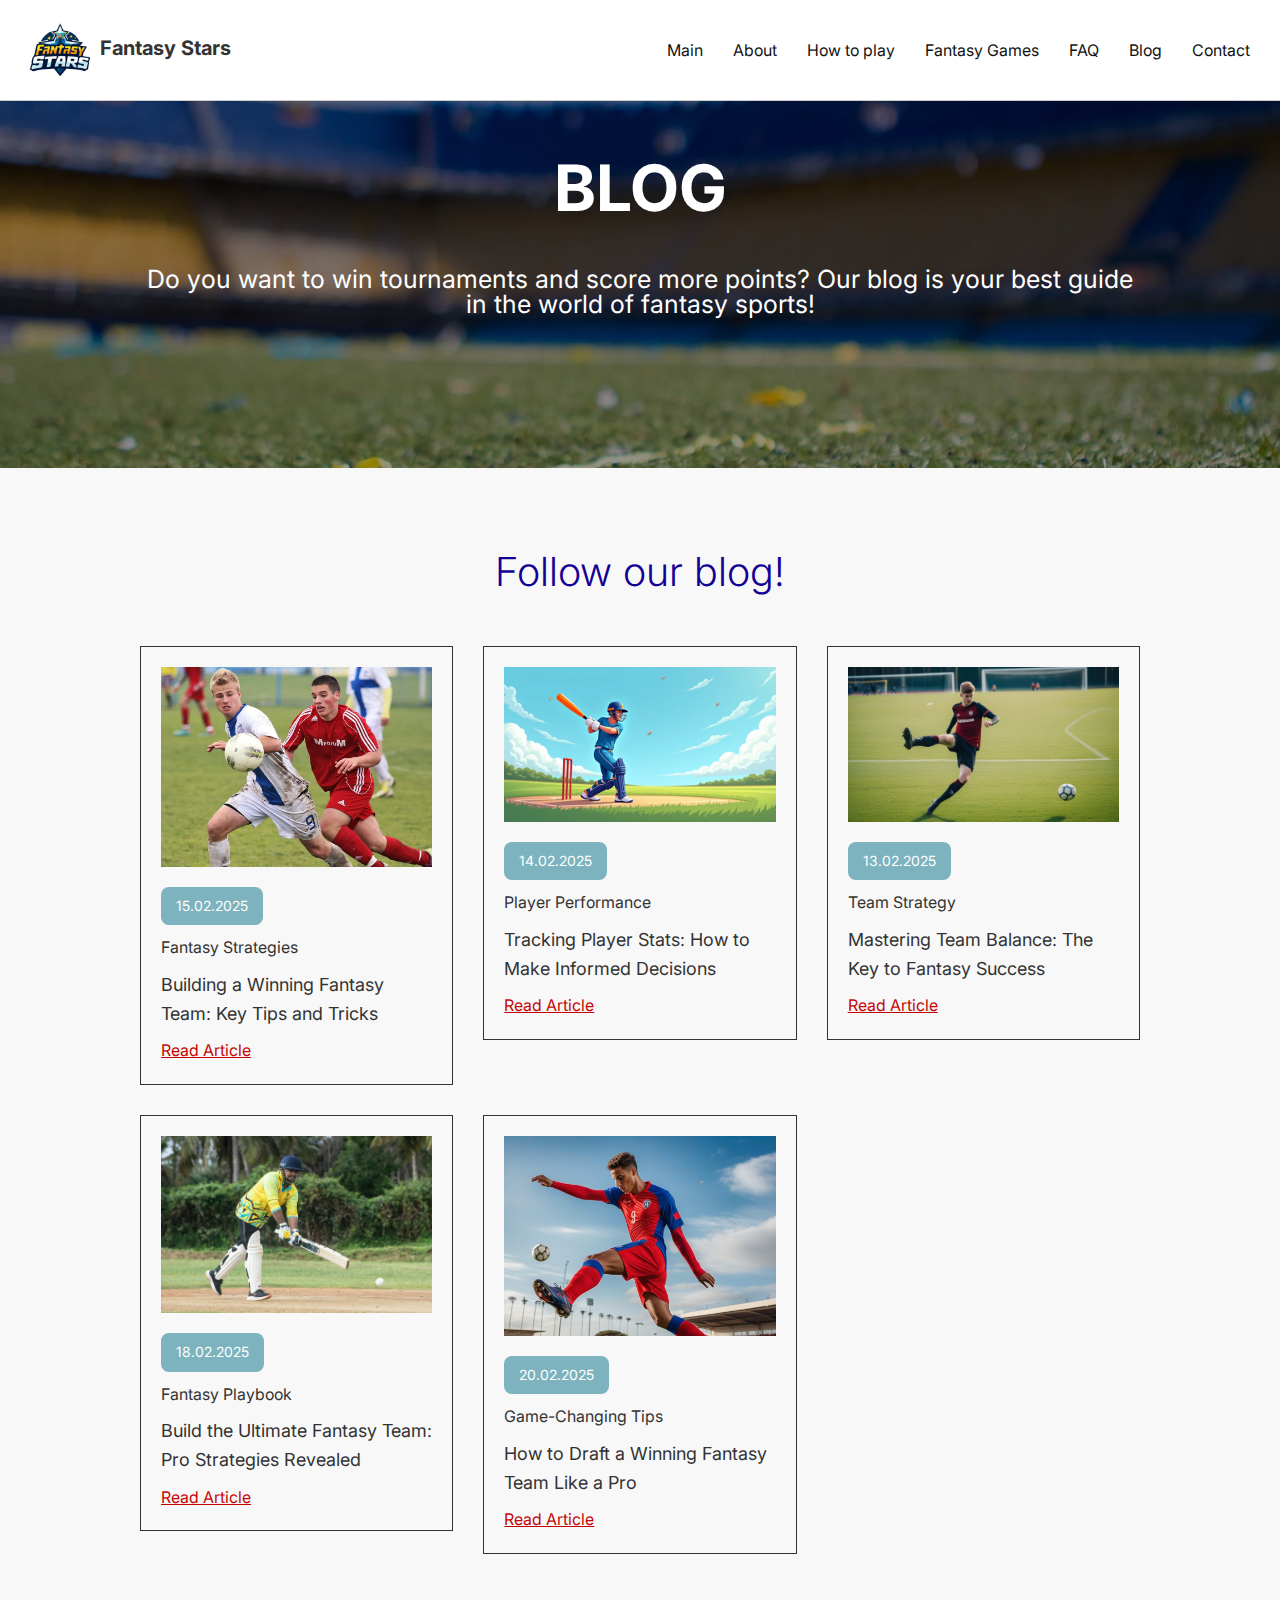
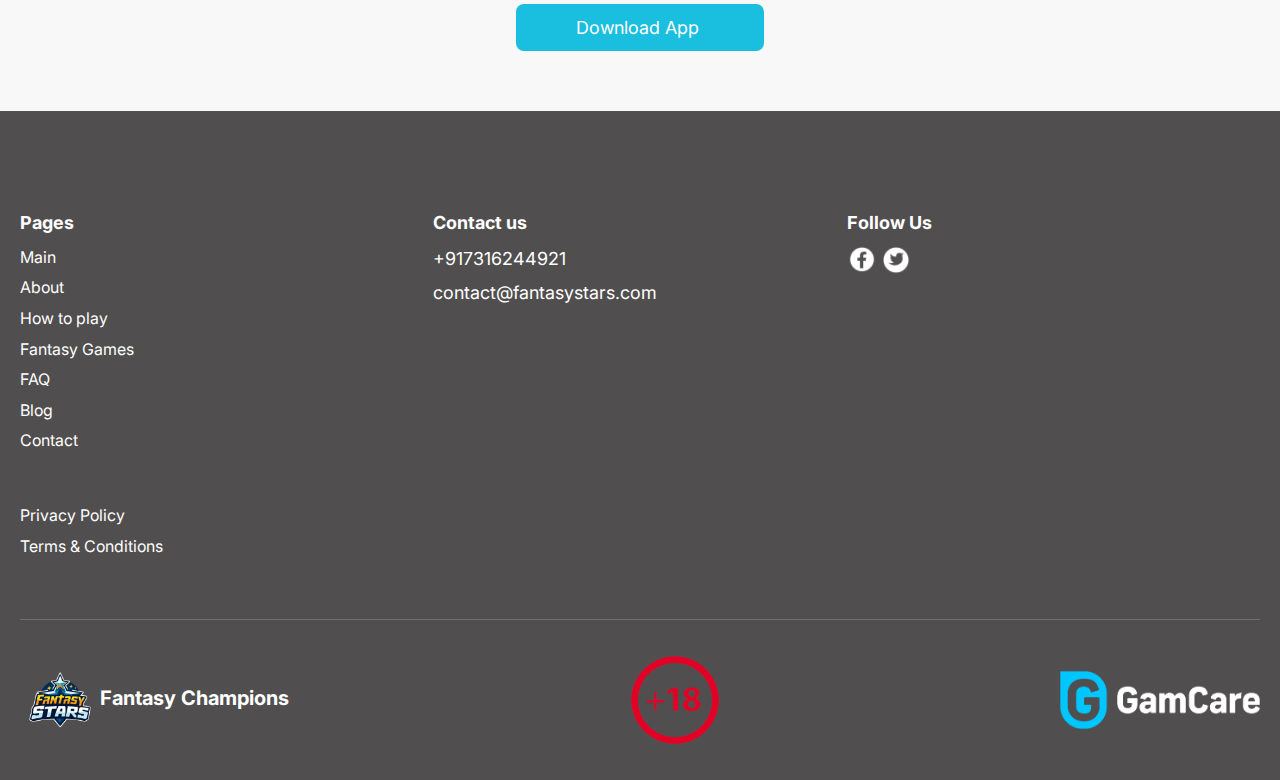
<file: blog.html>
<!DOCTYPE html>
<html lang="en" data-validate="html">
  <head>
    <meta charset="UTF-8" />
    <meta name="viewport" content="width=device-width, initial-scale=1.0" />
    <link rel="icon" type="image/png" href="images/favicon.png" />
    <title>Fantasy Stars Blog - Insights, Strategies, and News</title>
    <meta
      name="description"
      content="Stay ahead with the Fantasy Stars Blog – your go-to source for expert strategies, game insights, and the latest updates. Explore tips, guides, and community highlights today!"
    />
    <link rel="stylesheet" href="styles/styles.css" />
  </head>

  <body>
    <div class="hero">
      <header data-wf--nav--variant="home" class="nav">
        <div
          data-animation="default"
          class="navbar w-variant-388ec9d6-4e1e-759a-c3c4-06c8935714dd w-nav"
          data-easing2="ease"
          data-easing="ease"
          data-collapse="medium"
          data-duration="400"
          data-doc-height="1"
        >
          <div class="container w-container">
            <div class="navbar-wrap">
              <a
                href="index.html"
                aria-current="page"
                class="brand w-nav-brand w--current"
                ><img
                  class="logo"
                  src="images/logo.png"
                  alt="Logotype"
                />Fantasy Stars</a
              >
              <nav
                class="nav-menu w-variant-388ec9d6-4e1e-759a-c3c4-06c8935714dd w-nav-menu"
              >
                <div class="nav-menu-inner">
                  <a
                    href="index.html"
                    class="nav-link w-variant-388ec9d6-4e1e-759a-c3c4-06c8935714dd w-nav-link"
                    >Main</a
                  ><a
                    href="index.html#about"
                    class="nav-link w-variant-388ec9d6-4e1e-759a-c3c4-06c8935714dd w-nav-link"
                    >About</a
                  ><a
                    href="index.html#play"
                    class="nav-link w-variant-388ec9d6-4e1e-759a-c3c4-06c8935714dd w-nav-link"
                    >How to play</a
                  ><a
                    href="index.html#fantasy"
                    class="nav-link w-variant-388ec9d6-4e1e-759a-c3c4-06c8935714dd w-nav-link"
                    >Fantasy Games</a
                  ><a
                    href="index.html#faq"
                    class="nav-link w-variant-388ec9d6-4e1e-759a-c3c4-06c8935714dd w-nav-link"
                    >FAQ</a
                  >
                  <a
                    href="blog.html"
                    class="nav-link w-variant-388ec9d6-4e1e-759a-c3c4-06c8935714dd w-nav-link"
                    >Blog</a
                  >
                  <a
                    href="index.html#contact"
                    class="nav-link w-variant-388ec9d6-4e1e-759a-c3c4-06c8935714dd w-nav-link"
                    >Contact</a
                  >
                </div>
              </nav>
              <div class="nav-info">
                <div
                  class="menu-button w-nav-button"
                  tabindex="0"
                  aria-controls="w-nav-overlay-0"
                  aria-haspopup="menu"
                  aria-expanded="false"
                >
                  <div
                    class="nav-top-line w-variant-388ec9d6-4e1e-759a-c3c4-06c8935714dd"
                  ></div>
                  <div
                    class="nav-middle-line w-variant-388ec9d6-4e1e-759a-c3c4-06c8935714dd"
                  ></div>
                  <div
                    class="nav-bottom-line w-variant-388ec9d6-4e1e-759a-c3c4-06c8935714dd"
                  ></div>
                </div>
              </div>
            </div>
          </div>
          <div
            class="w-nav-overlay"
            data-wf-ignore=""
            id="w-nav-overlay-0"
          ></div>
        </div>
        <div class="open-menu">
          <div class="menu-left"></div>
        </div>
      </header>
      <section class="hero-section blog-section">
        <div class="w-layout-blockcontainer container w-container">
          <div class="hero-wrap">
            <div class="hero-content">
              <h1 class="hero-heading animation">Blog</h1>
              <p
                class="animation"
                id="w-node-_25d306bc-a795-6c64-8971-5ba4c5dc8071-80237f14 hero-text"
              >
                Do you want to win tournaments and score more points? Our blog
                is your best guide in the world of fantasy sports!
              </p>
            </div>
          </div>
        </div>
      </section>
    </div>
    <main class="page-wrap">
      <section class="section top blog">
        <div class="w-layout-blockcontainer container w-container">
          <div class="section-wrap">
            <div class="section-title animation">
              <h2>Follow our blog!</h2>
            </div>

            <div class="w-dyn-list animation">
              <div class="blog-list w-dyn-items">
                <div class="w-dyn-item">
                  <div class="blog-thumb">
                    <img
                      src="images/blog-1.jpg"
                      alt="Fantasy Strategies"
                      class="cover-image"
                    />
                    <div class="blog-content">
                      <div class="date-text">15.02.2025</div>
                      <div>Fantasy Strategies</div>
                      <div class="body-large color-primary">
                        Building a Winning Fantasy Team: Key Tips and Tricks
                      </div>
                      <a href="index.html#contact" class="read-article-link"
                        >Read Article</a
                      >
                    </div>
                  </div>
                </div>

                <div class="w-dyn-item">
                  <div class="blog-thumb">
                    <img
                      src="images/blog-2.jpg"
                      alt="Player Performance"
                      class="cover-image"
                    />
                    <div class="blog-content">
                      <div class="date-text">14.02.2025</div>
                      <div>Player Performance</div>
                      <div class="body-large color-primary">
                        Tracking Player Stats: How to Make Informed Decisions
                      </div>
                      <a href="index.html#contact" class="read-article-link"
                        >Read Article</a
                      >
                    </div>
                  </div>
                </div>

                <div class="w-dyn-item">
                  <div class="blog-thumb">
                    <img
                      src="images/blog-3.jpg"
                      alt="Team Strategy"
                      class="cover-image"
                    />
                    <div class="blog-content">
                      <div class="date-text">13.02.2025</div>
                      <div>Team Strategy</div>
                      <div class="body-large color-primary">
                        Mastering Team Balance: The Key to Fantasy Success
                      </div>
                      <a href="index.html#contact" class="read-article-link"
                        >Read Article</a
                      >
                    </div>
                  </div>
                </div>

                <div class="w-dyn-item">
                  <div class="blog-thumb">
                    <img
                      src="images/blog-4.jpg"
                      alt="Fantasy Playbook"
                      class="cover-image"
                    />
                    <div class="blog-content">
                      <div class="date-text">18.02.2025</div>
                      <div>Fantasy Playbook</div>
                      <div class="body-large color-primary">
                        Build the Ultimate Fantasy Team: Pro Strategies Revealed
                      </div>
                      <a href="index.html#contact" class="read-article-link"
                        >Read Article</a
                      >
                    </div>
                  </div>
                </div>

                <div class="w-dyn-item">
                  <div class="blog-thumb">
                    <img
                      src="images/blog-5.jpg"
                      alt="Game-Changing Tips"
                      class="cover-image"
                    />
                    <div class="blog-content">
                      <div class="date-text">20.02.2025</div>
                      <div>Game-Changing Tips</div>
                      <div class="body-large color-primary">
                        How to Draft a Winning Fantasy Team Like a Pro
                      </div>
                      <a href="index.html#contact" class="read-article-link"
                        >Read Article</a
                      >
                    </div>
                  </div>
                </div>
              </div>

              <div class="w-pagination-wrapper pagination">
                <a
                  data-wf--primary-button--variant="no-border"
                  href="index.html#contact"
                  class="primary-button bubbly-button w-variant-92c17b19-ee94-0c42-94f4-ca9187bd3540 w-inline-block"
                  ><div>Download app</div>
                </a>
              </div>
            </div>
          </div>
        </div>
      </section>
    </main>
    <footer class="footer">
      <div class="w-layout-blockcontainer container w-container">
        <div class="footer-outer">
          <div class="footer-top">
            <div class="fill-block">
              <div class="footer-right">
                <div
                  id="w-node-a7f03562-a269-f165-d56e-541f0b1f37c5-0b1f37a4"
                  class="footer-inner"
                >
                  <div class="footer-head">Pages</div>
                  <a href="index.html" class="footer-link">Main</a
                  ><a href="index.html#about" class="footer-link">About</a
                  ><a href="index.html#play" class="footer-link">How to play</a
                  ><a href="index.html#fantasy" class="footer-link"
                    >Fantasy Games</a
                  >
                  <a href="index.html#faq" class="footer-link">FAQ</a>
                  <a href="blog.html" class="footer-link"> Blog</a>
                  <a href="index.html#contact" class="footer-link">Contact</a>
                </div>

                <div
                  id="w-node-a7f03562-a269-f165-d56e-541f0b1f37db-0b1f37a4"
                  class="footer-inner"
                >
                  <div class="footer-head">Contact us</div>
                  <a href="tel:+917316244921" class="bottom-link"
                    >+917316244921</a
                  >
                  <a href="mailto:contact@fantasystars.com" class="bottom-link"
                    >contact@fantasystars.com</a
                  >
                </div>
                <div
                  id="w-node-a7f03562-a269-f165-d56e-541f0b1f37db-0b1f37a4"
                  class="footer-inner"
                >
                  <div class="footer-head">Follow Us</div>
                  <div class="">
                    <a href="index.html#contact" class="bottom-link"
                      ><img
                        src="images/fb.png"
                        class="follow-link"
                        alt="Facebook"
                    /></a>
                    <a href="index.html#contact" class="bottom-link"
                      ><img
                        src="images/tw.png"
                        class="follow-link"
                        alt="Twitter"
                    /></a>
                  </div>
                </div>
                <div
                  id="w-node-a7f03562-a269-f165-d56e-541f0b1f37db-0b1f37a4"
                  class="footer-inner"
                >
                  <a href="privacy-policy.html" class="footer-link"
                    >Privacy Policy</a
                  ><a href="terms-conditions.html" class="footer-link"
                    >Terms & Conditions
                  </a>
                </div>
              </div>
            </div>
          </div>
          <div class="footer-bottom">
            <a
              href="index.html"
              aria-current="page"
              class="brand w-nav-brand w--current logo-footer-main"
              ><img class="logo" src="images/logo.png" alt="Logotype" />Fantasy
              Champions</a
            >
            <img
              class="age-icon"
              src="images/18+.png"
              alt="age restrictions 18+"
            />
            <a
              href="https://www.gamcare.org.uk/"
              aria-current="page"
              class="brand w-nav-brand w--current"
              ><img
                class="logo-footer"
                src="images/gamcare.png"
                alt="gamcare Logo"
            /></a>
          </div>
        </div>
      </div>
    </footer>
    <script type="module" src="js/main.js"></script>
  </body>
</html>
</file>
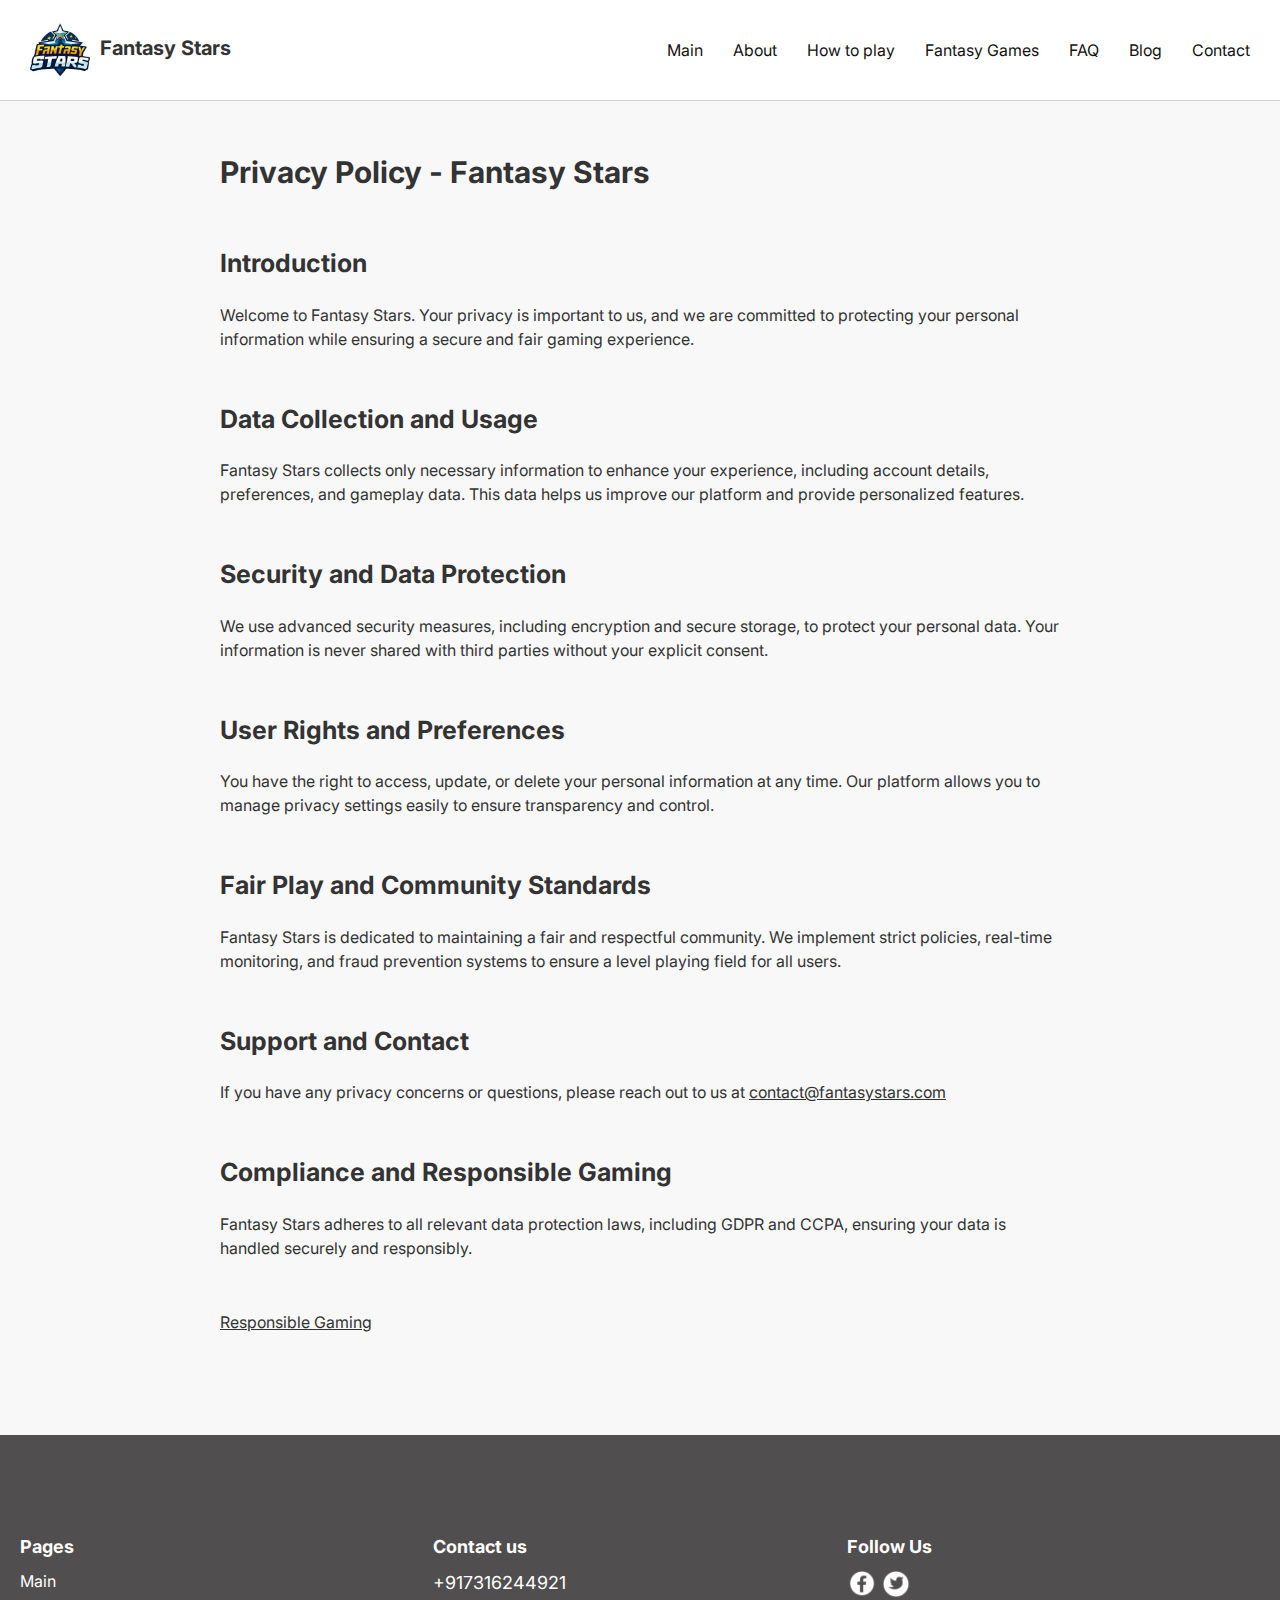
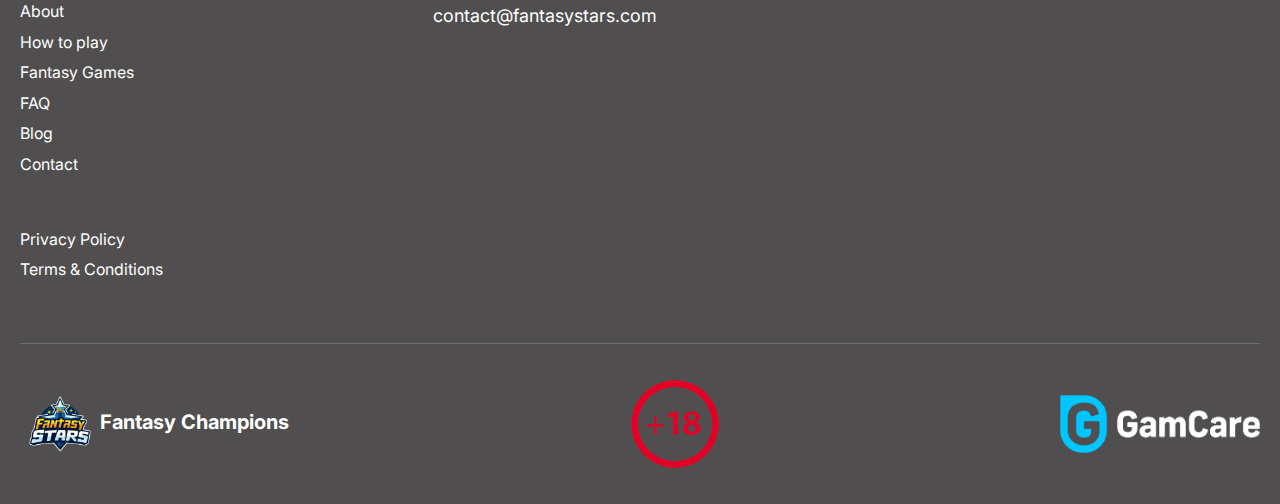
<file: privacy-policy.html>
<!DOCTYPE html>
<html lang="en" data-validate="html">
  <head>
    <meta charset="UTF-8" />
    <meta name="viewport" content="width=device-width, initial-scale=1.0" />
    <link rel="icon" type="image/png" href="images/favicon.png" />
    <title>Fantasy Stars - Privacy Policy</title>
    <meta
      name="description"
      content="Read the Fantasy Stars Privacy Policy to understand how we protect your personal data, ensure security, and maintain a fair gaming environment. Your privacy matters to us."
    />
    <link rel="stylesheet" href="styles/styles.css" />
  </head>

  <body>
    <div class="hero">
      <header data-wf--nav--variant="home" class="nav">
        <div
          data-animation="default"
          class="navbar w-variant-388ec9d6-4e1e-759a-c3c4-06c8935714dd w-nav"
          data-easing2="ease"
          data-easing="ease"
          data-collapse="medium"
          data-duration="400"
          data-doc-height="1"
        >
          <div class="container w-container">
            <div class="navbar-wrap">
              <a
                href="index.html"
                aria-current="page"
                class="brand w-nav-brand w--current"
                ><img
                  class="logo"
                  src="images/logo.png"
                  alt="Logotype"
                />Fantasy Stars</a
              >
              <nav
                class="nav-menu w-variant-388ec9d6-4e1e-759a-c3c4-06c8935714dd w-nav-menu"
              >
                <div class="nav-menu-inner">
                  <a
                    href="index.html"
                    class="nav-link w-variant-388ec9d6-4e1e-759a-c3c4-06c8935714dd w-nav-link"
                    >Main</a
                  ><a
                    href="index.html#about"
                    class="nav-link w-variant-388ec9d6-4e1e-759a-c3c4-06c8935714dd w-nav-link"
                    >About</a
                  ><a
                    href="index.html#play"
                    class="nav-link w-variant-388ec9d6-4e1e-759a-c3c4-06c8935714dd w-nav-link"
                    >How to play</a
                  ><a
                    href="index.html#fantasy"
                    class="nav-link w-variant-388ec9d6-4e1e-759a-c3c4-06c8935714dd w-nav-link"
                    >Fantasy Games</a
                  ><a
                    href="index.html#faq"
                    class="nav-link w-variant-388ec9d6-4e1e-759a-c3c4-06c8935714dd w-nav-link"
                    >FAQ</a
                  >
                  <a
                    href="blog.html"
                    class="nav-link w-variant-388ec9d6-4e1e-759a-c3c4-06c8935714dd w-nav-link"
                    >Blog</a
                  >
                  <a
                    href="index.html#contact"
                    class="nav-link w-variant-388ec9d6-4e1e-759a-c3c4-06c8935714dd w-nav-link"
                    >Contact</a
                  >
                </div>
              </nav>
              <div class="nav-info">
                <div
                  class="menu-button w-nav-button"
                  tabindex="0"
                  aria-controls="w-nav-overlay-0"
                  aria-haspopup="menu"
                  aria-expanded="false"
                >
                  <div
                    class="nav-top-line w-variant-388ec9d6-4e1e-759a-c3c4-06c8935714dd"
                  ></div>
                  <div
                    class="nav-middle-line w-variant-388ec9d6-4e1e-759a-c3c4-06c8935714dd"
                  ></div>
                  <div
                    class="nav-bottom-line w-variant-388ec9d6-4e1e-759a-c3c4-06c8935714dd"
                  ></div>
                </div>
              </div>
            </div>
          </div>
          <div
            class="w-nav-overlay"
            data-wf-ignore=""
            id="w-nav-overlay-0"
          ></div>
        </div>
        <div class="open-menu">
          <div class="menu-left"></div>
        </div>
      </header>
    </div>

    <main>
      <div class="dop-style animation">
        <h1>Privacy Policy - Fantasy Stars</h1>

        <div>
          <h2>Introduction</h2>
          <p>
            Welcome to Fantasy Stars. Your privacy is important to us, and we
            are committed to protecting your personal information while ensuring
            a secure and fair gaming experience.
          </p>
        </div>

        <div>
          <h2>Data Collection and Usage</h2>
          <p>
            Fantasy Stars collects only necessary information to enhance your
            experience, including account details, preferences, and gameplay
            data. This data helps us improve our platform and provide
            personalized features.
          </p>
        </div>

        <div>
          <h2>Security and Data Protection</h2>
          <p>
            We use advanced security measures, including encryption and secure
            storage, to protect your personal data. Your information is never
            shared with third parties without your explicit consent.
          </p>
        </div>

        <div>
          <h2>User Rights and Preferences</h2>
          <p>
            You have the right to access, update, or delete your personal
            information at any time. Our platform allows you to manage privacy
            settings easily to ensure transparency and control.
          </p>
        </div>

        <div>
          <h2>Fair Play and Community Standards</h2>
          <p>
            Fantasy Stars is dedicated to maintaining a fair and respectful
            community. We implement strict policies, real-time monitoring, and
            fraud prevention systems to ensure a level playing field for all
            users.
          </p>
        </div>

        <div>
          <h2>Support and Contact</h2>
          <p>
            If you have any privacy concerns or questions, please reach out to
            us at
            <a class="mail-link" href="mailto:contact@fantasystars.com"
              >contact@fantasystars.com</a
            >
          </p>
        </div>

        <div>
          <h2>Compliance and Responsible Gaming</h2>
          <p>
            Fantasy Stars adheres to all relevant data protection laws,
            including GDPR and CCPA, ensuring your data is handled securely and
            responsibly.
          </p>
        </div>

        <div>
          <a class="mail-link" href="https://www.responsiblegaming.org/"
            >Responsible Gaming</a
          >
        </div>
      </div>
    </main>

    <footer class="footer">
      <div class="w-layout-blockcontainer container w-container">
        <div class="footer-outer">
          <div class="footer-top">
            <div class="fill-block">
              <div class="footer-right">
                <div
                  id="w-node-a7f03562-a269-f165-d56e-541f0b1f37c5-0b1f37a4"
                  class="footer-inner"
                >
                  <div class="footer-head">Pages</div>
                  <a href="index.html" class="footer-link">Main</a
                  ><a href="index.html#about" class="footer-link">About</a
                  ><a href="index.html#play" class="footer-link">How to play</a
                  ><a href="index.html#fantasy" class="footer-link"
                    >Fantasy Games</a
                  >
                  <a href="index.html#faq" class="footer-link">FAQ</a>
                  <a href="blog.html" class="footer-link"> Blog</a>
                  <a href="index.html#contact" class="footer-link">Contact</a>
                </div>

                <div
                  id="w-node-a7f03562-a269-f165-d56e-541f0b1f37db-0b1f37a4"
                  class="footer-inner"
                >
                  <div class="footer-head">Contact us</div>
                  <a href="tel:+917316244921" class="bottom-link"
                    >+917316244921</a
                  >
                  <a href="mailto:contact@fantasystars.com" class="bottom-link"
                    >contact@fantasystars.com</a
                  >
                </div>
                <div
                  id="w-node-a7f03562-a269-f165-d56e-541f0b1f37db-0b1f37a4"
                  class="footer-inner"
                >
                  <div class="footer-head">Follow Us</div>
                  <div class="">
                    <a href="index.html#contact" class="bottom-link"
                      ><img
                        src="images/fb.png"
                        class="follow-link"
                        alt="Facebook"
                    /></a>
                    <a href="index.html#contact" class="bottom-link"
                      ><img
                        src="images/tw.png"
                        class="follow-link"
                        alt="Twitter"
                    /></a>
                  </div>
                </div>
                <div
                  id="w-node-a7f03562-a269-f165-d56e-541f0b1f37db-0b1f37a4"
                  class="footer-inner"
                >
                  <a href="privacy-policy.html" class="footer-link"
                    >Privacy Policy</a
                  ><a href="terms-conditions.html" class="footer-link"
                    >Terms & Conditions
                  </a>
                </div>
              </div>
            </div>
          </div>
          <div class="footer-bottom">
            <a
              href="index.html"
              aria-current="page"
              class="brand w-nav-brand w--current logo-footer-main"
              ><img class="logo" src="images/logo.png" alt="Logotype" />Fantasy
              Champions</a
            >
            <img
              class="age-icon"
              src="images/18+.png"
              alt="age restrictions 18+"
            />
            <a
              href="https://www.gamcare.org.uk/"
              aria-current="page"
              class="brand w-nav-brand w--current"
              ><img
                class="logo-footer"
                src="images/gamcare.png"
                alt="gamcare Logo"
            /></a>
          </div>
        </div>
      </div>
    </footer>
    <script type="module" src="js/main.js"></script>
  </body>
</html>
</file>
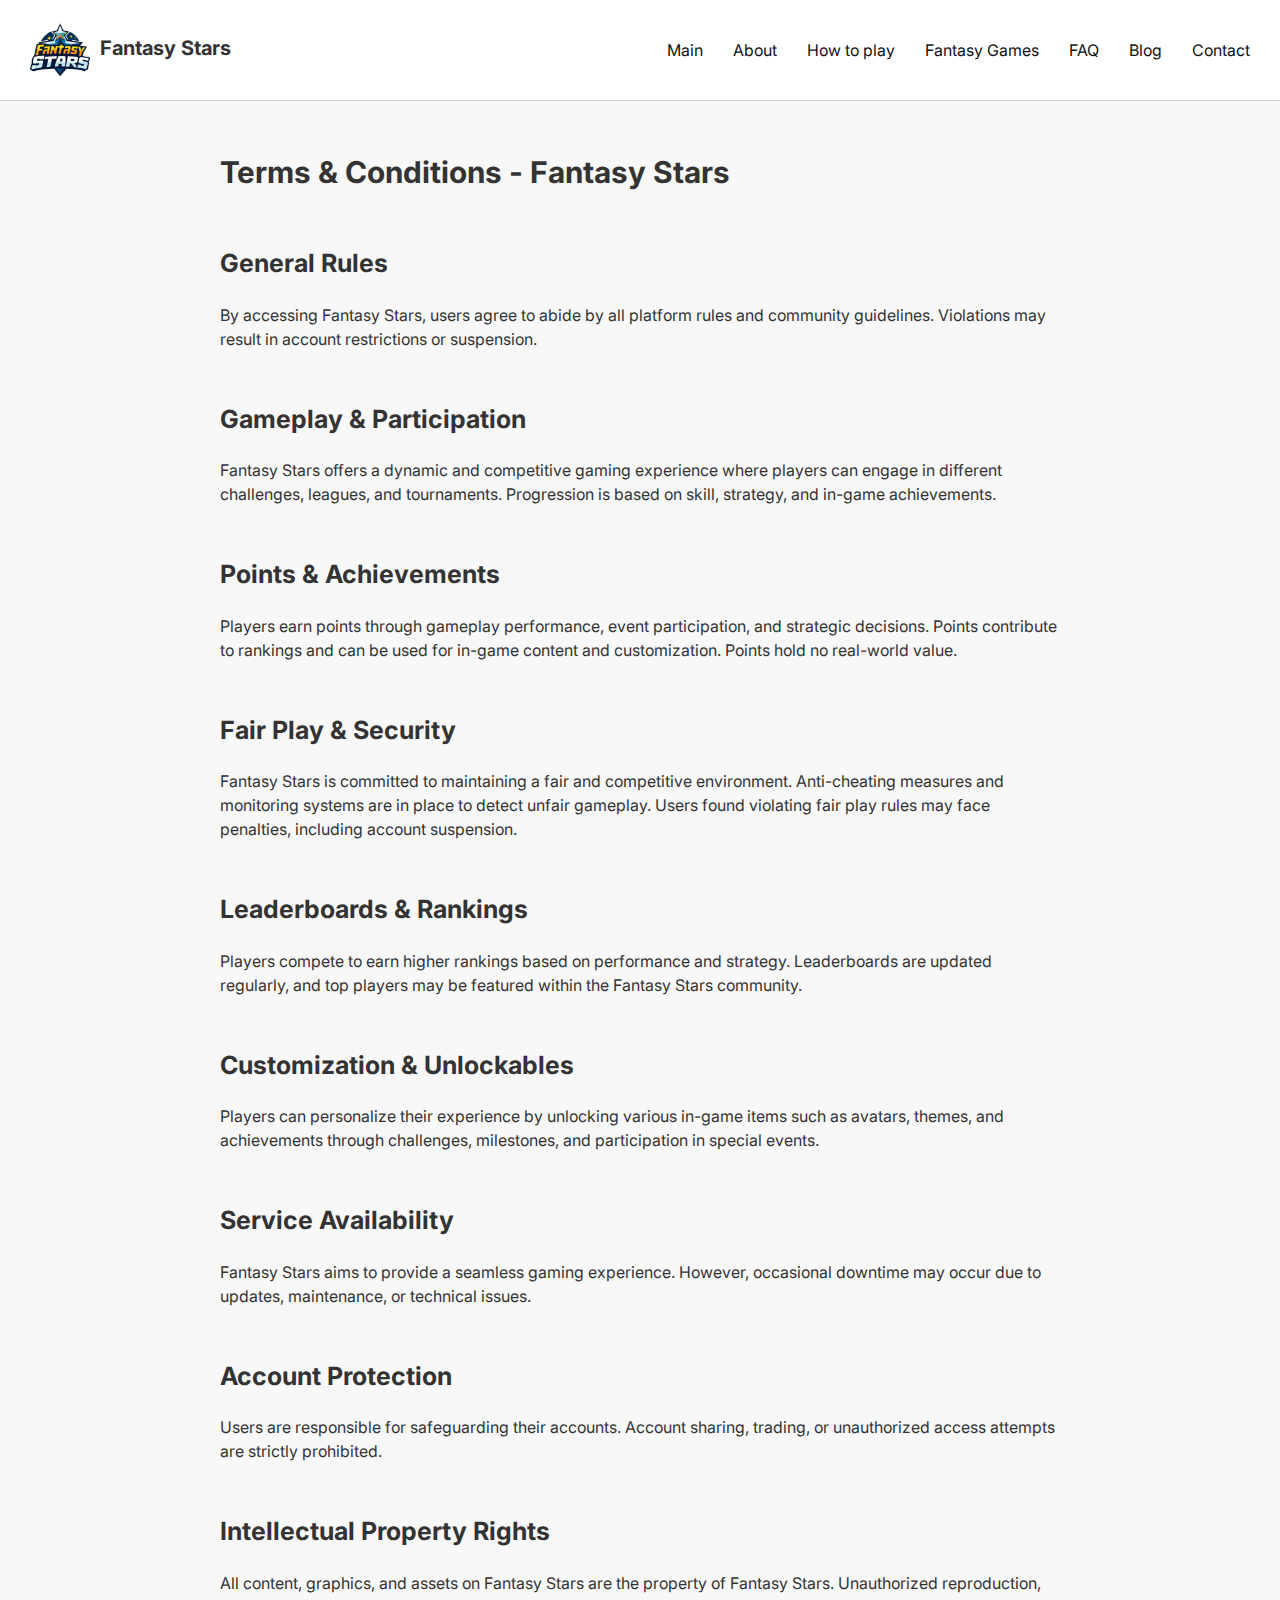
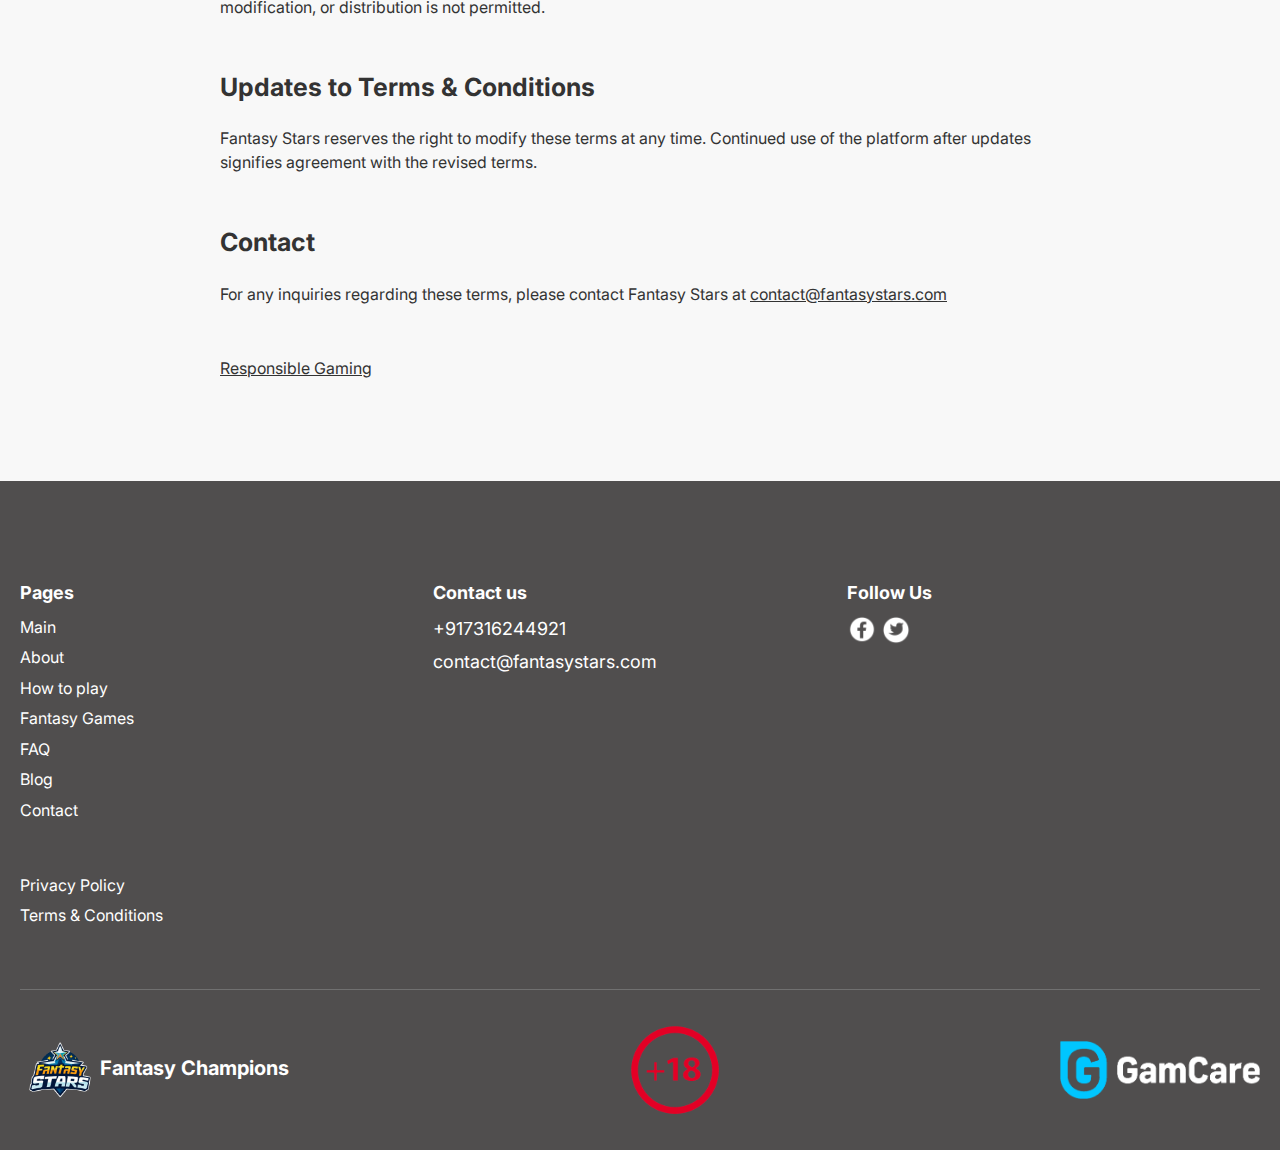
<file: terms-conditions.html>
<!DOCTYPE html>
<html lang="en" data-validate="html">
  <head>
    <meta charset="UTF-8" />
    <meta name="viewport" content="width=device-width, initial-scale=1.0" />
    <link rel="icon" type="image/png" href="images/favicon.png" />
    <title>Fantasy Stars - Terms & Conditions</title>
    <meta
      name="description"
      content="Review the Terms & Conditions of Fantasy Stars to understand platform rules, fair play policies, and user responsibilities. Stay informed and enjoy a secure gaming experience."
    />
    <link rel="stylesheet" href="styles/styles.css" />
  </head>

  <body>
    <div class="hero">
      <header data-wf--nav--variant="home" class="nav">
        <div
          data-animation="default"
          class="navbar w-variant-388ec9d6-4e1e-759a-c3c4-06c8935714dd w-nav"
          data-easing2="ease"
          data-easing="ease"
          data-collapse="medium"
          data-duration="400"
          data-doc-height="1"
        >
          <div class="container w-container">
            <div class="navbar-wrap">
              <a
                href="index.html"
                aria-current="page"
                class="brand w-nav-brand w--current"
                ><img
                  class="logo"
                  src="images/logo.png"
                  alt="Logotype"
                />Fantasy Stars</a
              >
              <nav
                class="nav-menu w-variant-388ec9d6-4e1e-759a-c3c4-06c8935714dd w-nav-menu"
              >
                <div class="nav-menu-inner">
                  <a
                    href="index.html"
                    class="nav-link w-variant-388ec9d6-4e1e-759a-c3c4-06c8935714dd w-nav-link"
                    >Main</a
                  ><a
                    href="index.html#about"
                    class="nav-link w-variant-388ec9d6-4e1e-759a-c3c4-06c8935714dd w-nav-link"
                    >About</a
                  ><a
                    href="index.html#play"
                    class="nav-link w-variant-388ec9d6-4e1e-759a-c3c4-06c8935714dd w-nav-link"
                    >How to play</a
                  ><a
                    href="index.html#fantasy"
                    class="nav-link w-variant-388ec9d6-4e1e-759a-c3c4-06c8935714dd w-nav-link"
                    >Fantasy Games</a
                  ><a
                    href="index.html#faq"
                    class="nav-link w-variant-388ec9d6-4e1e-759a-c3c4-06c8935714dd w-nav-link"
                    >FAQ</a
                  >
                  <a
                    href="blog.html"
                    class="nav-link w-variant-388ec9d6-4e1e-759a-c3c4-06c8935714dd w-nav-link"
                    >Blog</a
                  >
                  <a
                    href="index.html#contact"
                    class="nav-link w-variant-388ec9d6-4e1e-759a-c3c4-06c8935714dd w-nav-link"
                    >Contact</a
                  >
                </div>
              </nav>
              <div class="nav-info">
                <div
                  class="menu-button w-nav-button"
                  tabindex="0"
                  aria-controls="w-nav-overlay-0"
                  aria-haspopup="menu"
                  aria-expanded="false"
                >
                  <div
                    class="nav-top-line w-variant-388ec9d6-4e1e-759a-c3c4-06c8935714dd"
                  ></div>
                  <div
                    class="nav-middle-line w-variant-388ec9d6-4e1e-759a-c3c4-06c8935714dd"
                  ></div>
                  <div
                    class="nav-bottom-line w-variant-388ec9d6-4e1e-759a-c3c4-06c8935714dd"
                  ></div>
                </div>
              </div>
            </div>
          </div>
          <div
            class="w-nav-overlay"
            data-wf-ignore=""
            id="w-nav-overlay-0"
          ></div>
        </div>
        <div class="open-menu">
          <div class="menu-left"></div>
        </div>
      </header>
    </div>
    <main>
      <div class="dop-style animation">
        <h1>Terms & Conditions - Fantasy Stars</h1>

        <div>
          <h2>General Rules</h2>
          <p>
            By accessing Fantasy Stars, users agree to abide by all platform
            rules and community guidelines. Violations may result in account
            restrictions or suspension.
          </p>
        </div>

        <div>
          <h2>Gameplay & Participation</h2>
          <p>
            Fantasy Stars offers a dynamic and competitive gaming experience
            where players can engage in different challenges, leagues, and
            tournaments. Progression is based on skill, strategy, and in-game
            achievements.
          </p>
        </div>

        <div>
          <h2>Points & Achievements</h2>
          <p>
            Players earn points through gameplay performance, event
            participation, and strategic decisions. Points contribute to
            rankings and can be used for in-game content and customization.
            Points hold no real-world value.
          </p>
        </div>

        <div>
          <h2>Fair Play & Security</h2>
          <p>
            Fantasy Stars is committed to maintaining a fair and competitive
            environment. Anti-cheating measures and monitoring systems are in
            place to detect unfair gameplay. Users found violating fair play
            rules may face penalties, including account suspension.
          </p>
        </div>

        <div>
          <h2>Leaderboards & Rankings</h2>
          <p>
            Players compete to earn higher rankings based on performance and
            strategy. Leaderboards are updated regularly, and top players may be
            featured within the Fantasy Stars community.
          </p>
        </div>

        <div>
          <h2>Customization & Unlockables</h2>
          <p>
            Players can personalize their experience by unlocking various
            in-game items such as avatars, themes, and achievements through
            challenges, milestones, and participation in special events.
          </p>
        </div>

        <div>
          <h2>Service Availability</h2>
          <p>
            Fantasy Stars aims to provide a seamless gaming experience. However,
            occasional downtime may occur due to updates, maintenance, or
            technical issues.
          </p>
        </div>

        <div>
          <h2>Account Protection</h2>
          <p>
            Users are responsible for safeguarding their accounts. Account
            sharing, trading, or unauthorized access attempts are strictly
            prohibited.
          </p>
        </div>

        <div>
          <h2>Intellectual Property Rights</h2>
          <p>
            All content, graphics, and assets on Fantasy Stars are the property
            of Fantasy Stars. Unauthorized reproduction, modification, or
            distribution is not permitted.
          </p>
        </div>

        <div>
          <h2>Updates to Terms & Conditions</h2>
          <p>
            Fantasy Stars reserves the right to modify these terms at any time.
            Continued use of the platform after updates signifies agreement with
            the revised terms.
          </p>
        </div>

        <div>
          <h2>Contact</h2>
          <p>
            For any inquiries regarding these terms, please contact Fantasy
            Stars at
            <a class="mail-link" href="mailto:contact@fantasystars.com"
              >contact@fantasystars.com</a
            >
          </p>
        </div>

        <div>
          <a class="mail-link" href="https://www.responsiblegaming.org/"
            >Responsible Gaming</a
          >
        </div>
      </div>
    </main>

    <footer class="footer">
      <div class="w-layout-blockcontainer container w-container">
        <div class="footer-outer">
          <div class="footer-top">
            <div class="fill-block">
              <div class="footer-right">
                <div
                  id="w-node-a7f03562-a269-f165-d56e-541f0b1f37c5-0b1f37a4"
                  class="footer-inner"
                >
                  <div class="footer-head">Pages</div>
                  <a href="index.html" class="footer-link">Main</a
                  ><a href="index.html#about" class="footer-link">About</a
                  ><a href="index.html#play" class="footer-link">How to play</a
                  ><a href="index.html#fantasy" class="footer-link"
                    >Fantasy Games</a
                  >
                  <a href="index.html#faq" class="footer-link">FAQ</a>
                  <a href="blog.html" class="footer-link"> Blog</a>
                  <a href="index.html#contact" class="footer-link">Contact</a>
                </div>

                <div
                  id="w-node-a7f03562-a269-f165-d56e-541f0b1f37db-0b1f37a4"
                  class="footer-inner"
                >
                  <div class="footer-head">Contact us</div>
                  <a href="tel:+917316244921" class="bottom-link"
                    >+917316244921</a
                  >
                  <a href="mailto:contact@fantasystars.com" class="bottom-link"
                    >contact@fantasystars.com</a
                  >
                </div>
                <div
                  id="w-node-a7f03562-a269-f165-d56e-541f0b1f37db-0b1f37a4"
                  class="footer-inner"
                >
                  <div class="footer-head">Follow Us</div>
                  <div class="">
                    <a href="index.html#contact" class="bottom-link"
                      ><img
                        src="images/fb.png"
                        class="follow-link"
                        alt="Facebook"
                    /></a>
                    <a href="index.html#contact" class="bottom-link"
                      ><img
                        src="images/tw.png"
                        class="follow-link"
                        alt="Twitter"
                    /></a>
                  </div>
                </div>
                <div
                  id="w-node-a7f03562-a269-f165-d56e-541f0b1f37db-0b1f37a4"
                  class="footer-inner"
                >
                  <a href="privacy-policy.html" class="footer-link"
                    >Privacy Policy</a
                  ><a href="terms-conditions.html" class="footer-link"
                    >Terms & Conditions
                  </a>
                </div>
              </div>
            </div>
          </div>
          <div class="footer-bottom">
            <a
              href="index.html"
              aria-current="page"
              class="brand w-nav-brand w--current logo-footer-main"
              ><img class="logo" src="images/logo.png" alt="Logotype" />Fantasy
              Champions</a
            >
            <img
              class="age-icon"
              src="images/18+.png"
              alt="age restrictions 18+"
            />
            <a
              href="https://www.gamcare.org.uk/"
              aria-current="page"
              class="brand w-nav-brand w--current"
              ><img
                class="logo-footer"
                src="images/gamcare.png"
                alt="gamcare Logo"
            /></a>
          </div>
        </div>
      </div>
    </footer>
    <script type="module" src="js/main.js"></script>
  </body>
</html>
</file>
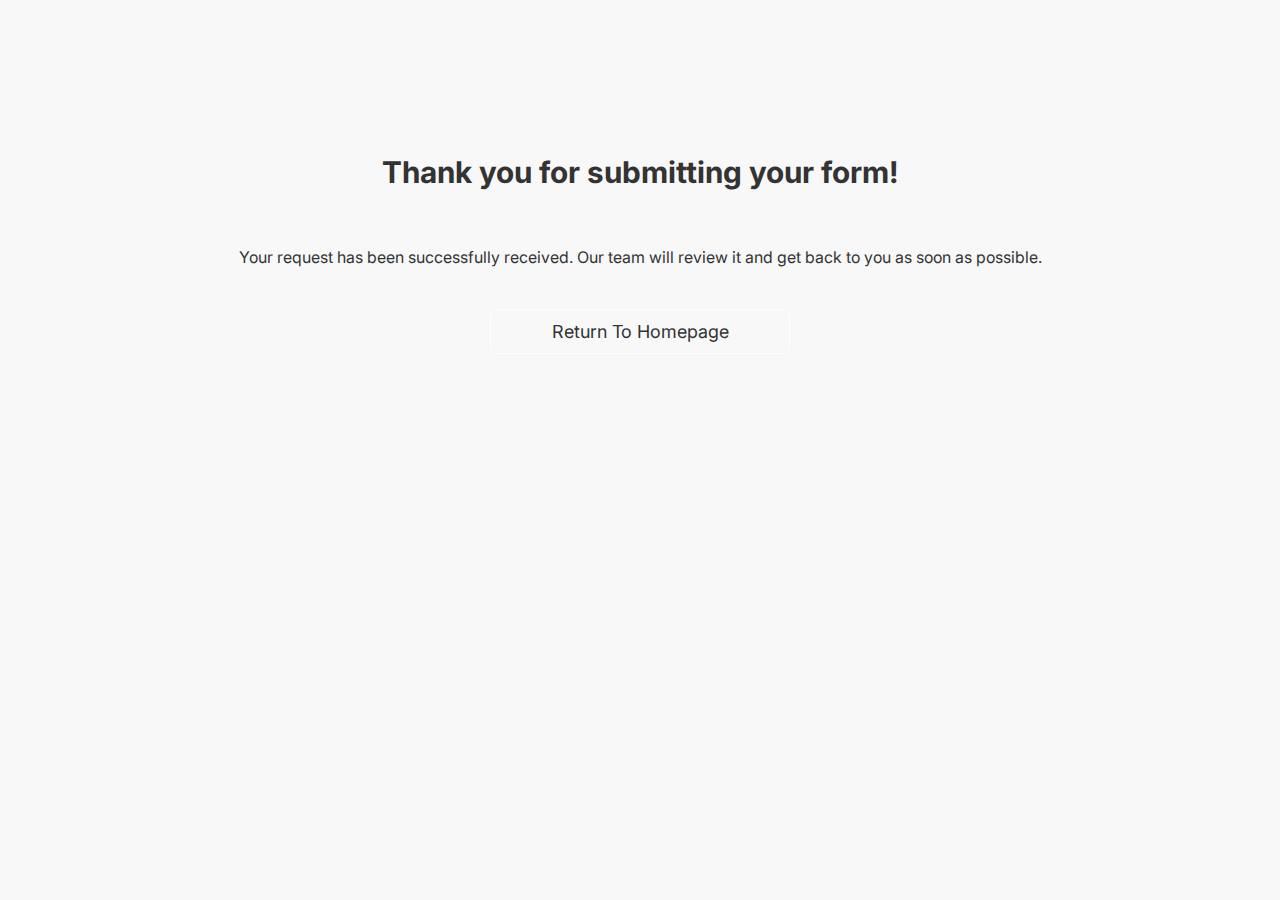
<file: thanks.html>
<!DOCTYPE html>
<html lang="en" data-validate="html">
  <head>
    <meta charset="UTF-8" />
    <meta name="viewport" content="width=device-width, initial-scale=1.0" />
    <link rel="icon" type="image/png" href="images/favicon.png" />
    <title>Fantasy Stars - Thank You</title>
    <meta
      name="description"
      content="Thank you for being a part of Fantasy Stars! Your participation helps build an exciting and dynamic gaming community. Stay tuned for more challenges and updates!"
    />
    <link rel="stylesheet" href="styles/styles.css" />
  </head>

  <body>
    <main class="thanks dop-style">
      <h1 class="thanks__title">Thank you for submitting your form!</h1>
      <p class="thanks__text">
        Your request has been successfully received. Our team will review it and
        get back to you as soon as possible.
      </p>

      <div class="hero-link-container">
        <a class="button primary-button" href="index.html"
          >Return to Homepage</a
        >
      </div>
    </main>
  </body>
</html>
</file>
<file: styles/styles.css>
html {
    -webkit-text-size-adjust: 100%;
    -ms-text-size-adjust: 100%;
    font-family: sans-serif;
}

@font-face {
    font-family: 'Inter';
    font-style: normal;
    font-weight: 300;
    font-display: swap;
    src: url('../fonts/Inter_Light.woff') format('woff');
}

@font-face {
    font-family: 'Inter';
    font-style: normal;
    font-weight: 400;
    font-display: swap;
    src: url('../fonts/Inter_Regular.woff') format('woff');
}

@font-face {
    font-family: 'Inter';
    font-style: normal;
    font-weight: 500;
    font-display: swap;
    src: url('../fonts/Inter_Medium.woff') format('woff');
}

@font-face {
    font-family: 'Inter';
    font-style: normal;
    font-weight: 500;
    font-display: swap;
    src: url('../fonts/Inter_Bold.woff') format('woff');
}

body {
    margin: 0;
}

footer,
header,
main,
nav,
section {
    display: block;
}

a {
    background-color: #0000;

    &:hover {
        opacity: 0.8;
    }

    &:active {
        opacity: 0.6;
    }
}

a:active,
a:hover {
    outline: 0;
}

h1 {
    margin: .67em 0;
    font-size: 2em;
}

img {
    border: 0;
}

button,
input {
    color: inherit;
    font: inherit;
    margin: 0;
}

button {
    overflow: visible;
}

button {
    text-transform: none;
}

button {
    -webkit-appearance: button;
    cursor: pointer;
}

button::-moz-focus-inner,
input::-moz-focus-inner {
    border: 0;
    padding: 0;
}

input {
    line-height: normal;
}

input[type="checkbox"] {
    box-sizing: border-box;
    padding: 0;
}

* {
    box-sizing: border-box;
}

html {
    height: 100%;
}

body {
    color: #333;
    background-color: #f8f8f8;
    min-height: 100%;
    margin: 0;
    font-family: 'Inter', Arial, sans-serif;
    font-size: 14px;
    line-height: 20px;
}

img {
    vertical-align: middle;
    max-width: 100%;
    display: inline-block;
}

.w-inline-block {
    max-width: 100%;
    display: inline-block;
}

h1,
h2,
h3,
h5 {
    margin-bottom: 10px;
    font-weight: bold;
}

h1 {
    margin-top: 20px;
    font-size: 38px;
    line-height: 44px;
}

h2 {
    margin-top: 20px;
    font-size: 32px;
    line-height: 36px;
}

h3 {
    margin-top: 20px;
    font-size: 24px;
    line-height: 30px;
}

h5 {
    margin-top: 10px;
    font-size: 14px;
    line-height: 20px;
}

p {
    margin-top: 0;
    margin-bottom: 10px;
}

ul {
    margin-top: 0;
    margin-bottom: 10px;
    padding-left: 40px;
}

button {
    cursor: pointer;
    -webkit-appearance: button;
    border: 0;
}

label {
    margin-bottom: 5px;
    font-weight: bold;
    display: block;
}

.w-container {
    max-width: 940px;
    margin-left: auto;
    margin-right: auto;
}

.w-container:before,
.w-container:after {
    content: " ";
    grid-area: 1 / 1 / 2 / 2;
    display: table;
}

.w-container:after {
    clear: both;
}

@media screen and (max-width: 991px) {
    .w-container {
        max-width: 728px;
    }
}

@media screen and (max-width: 479px) {
    .w-container {
        max-width: none;
    }
}

.section.faq-section {
    padding: 0;
}

.w-slider {
    text-align: center;
    clear: both;
    -webkit-tap-highlight-color: #0000;
    tap-highlight-color: #0000;
    background: #ddd;
    height: 300px;
    position: relative;
}

.w-slider-mask {
    z-index: 1;
    white-space: nowrap;
    height: 100%;
    display: block;
    position: relative;
    left: 0;
    right: 0;
}

.w-slide {
    vertical-align: top;
    white-space: normal;
    text-align: center;
    width: 100%;
    height: 100%;
    display: inline-block;
    position: relative;
}

.w-slider-arrow-left,
.w-slider-arrow-right {
    cursor: pointer;
    color: #333;
    -webkit-tap-highlight-color: #0000;
    tap-highlight-color: #0000;
    -webkit-user-select: none;
    user-select: none;
    width: 80px;
    margin: auto;
    font-size: 40px;
    position: absolute;
    inset: 0;
    overflow: hidden;
}

.w-slider-arrow-left:focus,
.w-slider-arrow-right:focus {
    outline: 0;
}

.w-slider-arrow-left {
    z-index: 3;
    right: auto;
}

.w-slider-arrow-right {
    z-index: 4;
    left: auto;
}

.w-dropdown {
    text-align: left;
    z-index: 900;
    margin-left: auto;
    margin-right: auto;
    display: inline-block;
    position: relative;
}

.w-dropdown-toggle {
    vertical-align: top;
    color: #222;
    text-align: left;
    white-space: nowrap;
    margin-left: auto;
    margin-right: auto;
    padding: 20px;
    text-decoration: none;
    position: relative;
}

.w-dropdown-toggle {
    -webkit-user-select: none;
    user-select: none;
    cursor: pointer;
    padding-right: 40px;
    display: inline-block;
}

.w-dropdown-toggle:focus {
    outline: 0;
}

.w-dropdown-list {
    background: #ddd;
    min-width: 100%;
    display: none;
    position: absolute;
}

.brand {
    font-size: 20px;
    font-weight: 600;
}

.adv-text {
    text-align: center;
}

@media screen and (max-width: 767px) {
    .w-nav-brand {
        padding-left: 10px;
    }
}

.index-advantages {
    background-color: #f7f7f7;

    & .section-title {
        animation: left 0.3s;
        transition: 0.3s;

    }

    & .adv-text {
        animation: left 0.5s;
        transition: 0.5s;
    }
}

.dop-style {
    padding: 150px 80px;
    padding-bottom: 50px;
    text-align: left;
    font-family: 'Inter';
    margin: 0 auto;
    max-width: 1000px;

    h1 {
        margin-bottom: 50px;
        line-height: 150%;
        font-size: 30px;
        color: #333;
    }

    h2 {
        margin-bottom: 20px;
        line-height: 150%;
        font-size: 25px;
        color: #333;
    }

    p {
        max-width: 1000px;
        line-height: 150%;
        color: #333;
    }

    div {
        margin-bottom: 50px;
    }

    a {
        color: #333;
    }

    & .button {
        margin-top: 40px;
        animation: none;
        display: block;
        width: 300px;
        padding: 10px;
        border: 1px solid #fff;
    }

    @media screen and (max-width: 479px) {
        padding: 150px 30px;

        h1 {
            font-size: 25px;
            margin-bottom: 30px;
        }

        h2 {
            font-size: 20px;
        }
    }
}

.thanks {
    display: flex;
    flex-direction: column;
    align-items: center;
}

.w-nav {
    z-index: 1000;
    background: #ddd;
    position: relative;
}

.w-nav:before,
.w-nav:after {
    content: " ";
    grid-area: 1 / 1 / 2 / 2;
    display: table;
}

.w-nav:after {
    clear: both;
}

.w-nav-brand {
    float: left;
    color: #333;
    text-decoration: none;
    position: relative;
}

.w-nav-link {
    vertical-align: top;
    color: #222;
    text-align: left;
    margin-left: auto;
    margin-right: auto;
    padding: 20px;
    text-decoration: none;
    display: inline-block;
    position: relative;
}

.w-nav-menu {
    float: right;
    position: relative;
}

.w-nav-overlay {
    width: 100%;
    display: none;
    position: absolute;
    top: 100%;
    left: 0;
    right: 0;
    overflow: hidden;
}


@keyframes left {
    0% {
        transform: translateX(-100%);
    }

    100% {
        transform: translateX(0);
    }
}

@keyframes right {
    0% {
        transform: translateX(100%);
    }

    100% {
        transform: translateX(0);
    }
}

@keyframes top {
    0% {
        transform: translateY(-100%);
    }

    100% {
        transform: translateY(0);
    }
}

.w-nav-button {
    float: right;
    cursor: pointer;
    -webkit-tap-highlight-color: #0000;
    tap-highlight-color: #0000;
    -webkit-user-select: none;
    user-select: none;
    padding: 18px;
    font-size: 24px;
    display: none;
    position: relative;
}

.w-nav-button:focus {
    outline: 0;
}

@media screen and (max-width: 991px) {


    .w-nav[data-collapse="medium"] .w-nav-button {
        display: block;
    }

    .nav-menu-inner {
        max-width: 100%;
    }
}

@media screen and (max-width: 767px) {

    .w-nav-brand {
        padding-left: 10px;
    }
}

:root {
    --body-font: "DM Sans", sans-serif;
    --grey: #707070;
    --primary: #121212;
    --black: black;
    --border: #cecece;
    --transapent: transparent;
    --white-15: #ffffff26;
    --white: white;
    --light-green: #d7ddcb;
    --light-blue: #f1f6f6;
    --tablet-spacing: 100px;
    --landscape-spacing: 80px;
    --mobile-spacing: 60px;
    --small-spacing: 40px;
    --desktop-spacing: 150px;
    --border-dark: #c1c1c1;
    --img-background: #d9d9d9;
    --black-20: #0003;
    --review-icon: #ebebeb;
    --review-hover: #1c1d20;
    --white-60: #fff9;
}

.w-layout-blockcontainer {
    max-width: 940px;
    margin-left: auto;
    margin-right: auto;
    display: block;
}

.w-pagination-wrapper {
    flex-wrap: wrap;
    justify-content: center;
    display: flex;
}

@media screen and (max-width: 991px) {
    .w-layout-blockcontainer {
        max-width: 728px;
    }
}

@media screen and (max-width: 767px) {
    .w-layout-blockcontainer {
        max-width: none;
    }
}

body {
    font-family: 'Inter';
    color: var(--grey);
    font-size: 16px;
    font-weight: 400;
    line-height: 160%;
}

h1 {
    color: var(--primary);
    margin-top: 0;
    margin-bottom: 0;
    font-size: 50px;
    font-weight: 500;
    line-height: 120%;
}

h2 {
    color: var(--primary);
    margin-top: 0;
    margin-bottom: 0;
    font-size: 40px;
    font-weight: 500;
    line-height: 120%;
}

h3 {
    color: var(--primary);
    margin-top: 0;
    margin-bottom: 0;
    font-size: 32px;
    font-weight: 400;
    line-height: 120%;
}

h5 {
    color: var(--primary);
    margin-top: 0;
    margin-bottom: 0;
    font-size: 20px;
    font-weight: 400;
    line-height: 140%;
}

p {
    margin-bottom: 0;
}

ul {
    margin-top: 0;
    margin-bottom: 10px;
    padding-left: 40px;
}

.container {
    width: 100%;
    max-width: 1500px;
    padding-left: 20px;
    padding-right: 20px;
}

.navbar {
    border-bottom: 1px solid var(--border);
    background: #fff;
    padding-top: 10px;
    padding-bottom: 10px;
    position: fixed;
    right: 0;
    left: 0;
}


.navbar-wrap {
    justify-content: space-between;
    align-items: center;
    display: flex;
}

.brand-logo-white:where(.w-variant-81c30c15-970a-d0ef-5d9c-07372335add7),
.brand-logo-white:where(.w-variant-388ec9d6-4e1e-759a-c3c4-06c8935714dd) {
    display: block;
}

.brand-logo-black:where(.w-variant-81c30c15-970a-d0ef-5d9c-07372335add7),
.brand-logo-black:where(.w-variant-388ec9d6-4e1e-759a-c3c4-06c8935714dd) {
    display: none;
}

.logo {
    max-width: 80px;
}

.logo-footer.w-nav-brand {
    color: #fff;
}

.nav-menu {
    flex: 1;
    justify-content: space-between;
    align-items: center;
    display: flex;
}

.nav-menu-inner {
    grid-column-gap: 10px;
    justify-content: center;
    align-items: center;
    margin-left: auto;
    font-size: 16px;
    font-weight: 400;
    line-height: 130%;
    display: flex;
}

.nav-link {
    color: var(--primary);
    border-radius: 8px;
    padding: 5px 10px;
    transition: background-color .3s;
    background-color: transparent;
}


.nav-link:hover {
    background-color: var(--light-green);
}

.nav-link:hover:where(.w-variant-81c30c15-970a-d0ef-5d9c-07372335add7),
.nav-link:hover:where(.w-variant-388ec9d6-4e1e-759a-c3c4-06c8935714dd) {
    background-color: var(--white);
    color: var(--primary);
}

.bubbly-button {
    font-family: 'Inter', 'Arial', sans-serif;
    display: inline-block;
    padding: 1em 3em;
    appearance: none;
    background-color: #1abede;
    color: #333;
    border-radius: 4px;
    border: none;
    cursor: pointer;
    position: relative;
    transition: transform ease-in 0.1s, box-shadow ease-in 0.25s;
    text-decoration: none;

    &:focus {
        outline: 0;
    }

    &:before,
    &:after {
        position: absolute;
        content: '';
        display: block;
        width: 140%;
        height: 100%;
        left: -20%;
        z-index: -1000;
        transition: all ease-in-out 0.5s;
        background-repeat: no-repeat;
    }

    &:before {
        display: none;
        top: -75%;
        background-image:
            radial-gradient(circle, #00d5ff 20%, transparent 20%),
            radial-gradient(circle, transparent 20%, #00d5ff 20%, transparent 30%),
            radial-gradient(circle, #00d5ff 20%, transparent 20%),
            radial-gradient(circle, #00d5ff 20%, transparent 20%),
            radial-gradient(circle, transparent 10%, #00d5ff 15%, transparent 20%),
            radial-gradient(circle, #00d5ff 20%, transparent 20%),
            radial-gradient(circle, #00d5ff 20%, transparent 20%),
            radial-gradient(circle, #00d5ff 20%, transparent 20%),
            radial-gradient(circle, #00d5ff 20%, transparent 20%);
        background-size: 10% 10%, 20% 20%, 15% 15%, 20% 20%, 18% 18%, 10% 10%, 15% 15%, 10% 10%, 18% 18%;
        background-position: 0% 80%, -5% 20%, 10% 40%, 20% 0%, 30% 30%, 22% 50%, 50% 50%, 65% 20%, 85% 30%;
    }

    &:after {
        display: none;
        bottom: -75%;
        background-image:
            radial-gradient(circle, #00d5ff 20%, transparent 20%),
            radial-gradient(circle, #00d5ff 20%, transparent 20%),
            radial-gradient(circle, transparent 10%, #00d5ff 15%, transparent 20%),
            radial-gradient(circle, #00d5ff 20%, transparent 20%),
            radial-gradient(circle, #00d5ff 20%, transparent 20%),
            radial-gradient(circle, #00d5ff 20%, transparent 20%),
            radial-gradient(circle, #00d5ff 20%, transparent 20%);
        background-size: 15% 15%, 20% 20%, 18% 18%, 20% 20%, 15% 15%, 10% 10%, 20% 20%;
        background-position: 5% 90%, 10% 90%, 10% 90%, 15% 90%, 25% 90%, 25% 90%, 40% 90%, 55% 90%, 70% 90%;
    }

    &:active {
        transform: scale(0.9);
        background-color: darken(#00d5ff, 5%);
        box-shadow: 0 2px 25px rgba(255, 0, 130, 0.2);
    }

    &.animate {
        &:before {
            display: block;
            animation: topBubbles ease-in-out 0.75s forwards;
        }

        &:after {
            display: block;
            animation: bottomBubbles ease-in-out 0.75s forwards;
        }
    }
}


@keyframes topBubbles {
    0% {
        background-position: 5% 90%, 10% 90%, 10% 90%, 15% 90%, 25% 90%, 25% 90%, 40% 90%, 55% 90%, 70% 90%;
    }

    50% {
        background-position: 0% 80%, 0% 20%, 10% 40%, 20% 0%, 30% 30%, 22% 50%, 50% 50%, 65% 20%, 90% 30%;
    }

    100% {
        background-position: 0% 70%, 0% 10%, 10% 30%, 20% -10%, 30% 20%, 22% 40%, 50% 40%, 65% 10%, 90% 20%;
        background-size: 0% 0%, 0% 0%, 0% 0%, 0% 0%, 0% 0%, 0% 0%;
    }
}

@keyframes bottomBubbles {
    0% {
        background-position: 10% -10%, 30% 10%, 55% -10%, 70% -10%, 85% -10%, 70% -10%, 70% 0%;
    }

    50% {
        background-position: 0% 80%, 20% 80%, 45% 60%, 60% 100%, 75% 70%, 95% 60%, 105% 0%;
    }

    100% {
        background-position: 0% 90%, 20% 90%, 45% 70%, 60% 110%, 75% 80%, 95% 70%, 110% 10%;
        background-size: 0% 0%, 0% 0%, 0% 0%, 0% 0%, 0% 0%, 0% 0%;
    }
}

.primary-button {
    border: 1px solid var(--black);
    background-size: 400%;
    color: var(--white);
    text-align: center;
    border: none;
    text-transform: capitalize;
    cursor: pointer;
    border-radius: 8px;
    margin-left: 0;
    margin-right: 0;
    padding: 12px 65px 12px 60px;
    font-size: 18px;
    line-height: 130%;
    text-decoration: none;
    transition: background-color .3s;
    position: relative;
}

.primary-button:where(.w-variant-92c17b19-ee94-0c42-94f4-ca9187bd3540) {
    border-style: none;
}

.primary-button:hover {
    background-color: #1c62f8;
    color: #fff;
}

.footer {
    padding-top: var(--tablet-spacing);
    background-color: #504e4e;
    color: var(--white);
}

.hero-section {
    padding-top: 50px;
    padding-bottom: 50px;

    &.blog-section {
        background-image: linear-gradient(#00000086, #00000069), url("../images/blog-bg.jpg");
        background-position: 0 0, 50%;
        background-repeat: repeat, no-repeat;
        background-size: auto, cover;
    }
}

.index-work {

    & .team-content {
        color: #333;
    }

    & .team-content {
        h5 {
            color: #333;
        }
    }

    .team-content {
        img {
            width: 100px;
            height: 100px;
        }

    }
}

.about-image {
    max-width: 400px;
    object-fit: cover;
    object-position: 60% top;
}


.hero {
    background-image: linear-gradient(#00000086, #00000069), url("../images/hero-bg.jpg");
    background-position: 0 0, 50%;
    background-repeat: repeat, no-repeat;
    background-size: auto, cover;
}

.nav-button:where(.w-variant-81c30c15-970a-d0ef-5d9c-07372335add7) {
    border-color: var(--white);
    background-color: var(--white);
    color: var(--black);
    transition: color .3s, border-color .3s, background-color .3s;
}

.nav-button:where(.w-variant-388ec9d6-4e1e-759a-c3c4-06c8935714dd) {
    border-color: var(--white);
    background-color: var(--white);
}

.nav-button:hover:where(.w-variant-81c30c15-970a-d0ef-5d9c-07372335add7) {
    border-color: var(--black);
    background-color: var(--black);
    color: var(--white);
}

.nav-button:hover:where(.w-variant-388ec9d6-4e1e-759a-c3c4-06c8935714dd) {
    border-color: var(--black);
    background-color: var(--black);
}

.footer-outer {
    grid-row-gap: var(--mobile-spacing);
    flex-flow: column;
    display: flex;
}

.footer-bottom {
    border-top: 1px solid var(--grey);
    justify-content: space-between;
    align-items: center;
    padding-top: 30px;
    padding-bottom: 30px;
    display: flex;
    row-gap: 20px;
}

.footer-top {
    grid-column-gap: var(--desktop-spacing);
    justify-content: space-between;
    display: flex;
}

.fill-block {
    flex: 1;

    &.active {
        animation: right 0.3s;
        transition: 0.3s;
    }
}

.hero-wrap {
    grid-column-gap: 40px;
    justify-content: center;
    align-items: flex-end;
    padding-top: 100px;
    padding-bottom: 100px;
    display: flex;
}

.footer-link {
    color: #fff;
    text-decoration: none;
    transition: color .3s;
}

.footer-link:hover {
    opacity: 0.6;
}

.footer-right {
    grid-row-gap: 49px;
    grid-template-rows: auto auto;
    grid-template-columns: 1fr 1fr 1fr;
    grid-auto-columns: 1fr;
    display: grid;
}

.footer-head {
    color: #fff;
    margin-bottom: 5px;
    font-size: 18px;
    line-height: 130%;
    font-weight: 500;
}

.footer-inner {
    grid-row-gap: 5px;
    flex-flow: column;
    justify-content: flex-start;
    align-items: start;
    display: flex;
}

.visually-hidden {
    position: absolute;
    width: 1px;
    height: 1px;
    margin: -1px;
    padding: 0;
    border: 0;
    clip: rect(0 0 0 0);
    overflow: hidden;
}

.title-section-wrap {
    grid-row-gap: 10px;
    flex-flow: column;
    justify-content: center;
    align-items: center;
    display: flex;

    &.active {
        animation: top 0.3s;
        transition: 0.3s;
    }

    h1,
    h2 {
        color: #333;
    }

    h2 {
        color: #140094;
        font-weight: 300;
    }
}

.animation {
    opacity: 1;
    transition: all 0.3s ease 0s;
}

.slider {
    width: 100%;
    min-height: 300px;
    overflow: hidden;
    position: relative;
    display: flex;
    flex-direction: column;
    justify-content: space-between;
    max-width: 1000px;
}

.slides {
    display: flex;
    transition: transform 0.5s ease-in-out;

    &.dropdown-wrapper {
        flex-flow: row;
    }
}

.slide {
    min-width: 100%;
    box-sizing: border-box;
    border-radius: 10px;
    background-color: #fff;
    min-height: 250px;
}

.section {
    padding-top: 60px;
    padding-bottom: 60px;
}

.section.top {
    padding-top: var(--landscape-spacing);
}

.body-large {
    font-size: 18px;
    line-height: 160%;
    color: #333;
}

.body-small {
    font-size: 14px;
    font-weight: 400;
    line-height: 130%;
}

.secondary-button:where(.w-variant-284de1ae-ef75-d09d-4abc-21adabe288e1) {
    border-style: none;
}

.cover-image {
    object-fit: cover;
    width: 100%;
    height: 100%;
    overflow: hidden;
}


#chatInput:focus-visible {
    border: 1px solid #000;
}

.blog-list {
    grid-column-gap: 30px;
    grid-row-gap: 30px;
    grid-template-rows: auto;
    grid-template-columns: 1fr 1fr 1fr;
    grid-auto-columns: 1fr;
    display: grid;
    max-width: 1000px;
}

.pagination {
    justify-content: center;
    padding-top: 50px;
    flex-direction: column;
    align-items: center;
    row-gap: 40px;
}

.blog {
    & .button-app-container {
        justify-content: end;
        margin-top: 100px;
    }
}

.blog-card {
    grid-row-gap: 15px;
    color: var(--grey);
    flex-flow: column;
    text-decoration: none;
    display: flex;
    height: 200px;
    margin-bottom: 20px;
}

.blog-thumb {

    background-color: transparent;
    position: relative;
    display: flex;
    flex-direction: column;
    justify-content: space-between;
    padding: 20px;
    border: 1px solid #333;

    img {
        max-height: 200px;
        object-position: top;
        margin-bottom: 20px;
    }
}

.blog-content {
    grid-row-gap: 10px;
    flex-flow: column;
    display: flex;
    color: #333;
}

.read-article-link {
    color: #c50404;
}


.date-text {
    background-color: #04708682;
    color: var(--primary);
    border-radius: 8px;
    padding: 10px 15px;
    font-size: 14px;
    line-height: 130%;
    inset: auto auto 10px 10px;
    max-width: fit-content;
    color: #fff;
}

.review-wrap {
    grid-column-gap: 40px;
    justify-content: space-between;
    align-items: center;
    display: flex;
}

.review-left {
    grid-row-gap: var(--mobile-spacing);
    flex-flow: column;
    width: 100%;
    row-gap: 20px;
    max-width: 70%;
    margin: 0 auto;
    display: flex;
}

.reviews {
    background-color: #fff;
}

.section-title {
    grid-row-gap: 10px;
    flex-flow: column;
    justify-content: flex-start;
    align-items: center;
    display: flex;
    color: #333;
    text-align: center;

    &.active {
        animation: top 0.3s;
        transition: 0.3s;
    }


    h2,
    h1 {
        color: #333;
        font-weight: 300;
    }

    h2 {
        color: #140094;
        font-weight: 300;
    }


}

.d-none {
    display: none;
}

.review-slider {
    background-color: var(--transapent);
    height: auto;
}

.review-inner {
    grid-row-gap: 30px;
    flex-flow: column;
    height: 100%;
    display: flex;
}


.review-info {
    display: flex;
    flex-direction: column;
    width: 40%;
    padding-top: 20px;
    padding-bottom: 20px;
    padding-right: 20px;
    color: #333;
    margin: 0 auto;
}

.reviewer-img {
    background-color: var(--img-background);
    border-radius: 100%;
    width: 52px;
    min-width: 52px;
    height: 52px;
    overflow: hidden;
}

.right-arrow {

    border-radius: 100%;
    justify-content: center;
    align-items: center;
    width: 40px;
    height: 40px;
    transition: background-color .3s;
    display: flex;
    position: absolute;
    top: 50%;
}

.left-arrow {
    border-radius: 100%;
    justify-content: center;
    align-items: center;
    width: 40px;
    height: 40px;
    transition: background-color .3s;
    display: flex;
    position: absolute;
    top: 50%;
    left: 0;
}



.review-text {
    font-size: 18px;
    line-height: 160%;
    color: #333;
}

.controls {
    height: 40px;
    position: relative;
    width: 100px;
    margin: 0 auto;
    margin-top: 0px;
    margin-top: 50px;
}

.faq-section {
    justify-content: space-between;
    align-items: center;
    display: flex;
    position: relative;
    padding-bottom: 0;
}

.faq-content {
    grid-row-gap: var(--mobile-spacing);
    flex-flow: column;
    justify-content: center;
    align-items: center;
    width: 70%;
    padding: 40px;
    display: flex;
    max-width: 1200px;
    margin: 0 auto;
    color: #333;
    margin-bottom: 60px;
}

.faq-wrap {
    flex-flow: column;
    width: 100%;
    display: flex;
}

.faq {
    border-bottom: 1px solid #333;
    padding: 10px 0;
    flex-direction: column;
    width: 100%;
    display: flex;
    color: #333;

    h5 {
        color: #333;
    }

    & .question-block {
        padding: 10px 30px;
        border-radius: 8px;
    }

    &:hover .question-block,
    &.active .question-block {
        background-color: #0baac96a;
        transition: 0.3s;
    }

    &.active {
        h5 {
            color: #fff;
        }
    }

}

.contacts {
    padding: 0;
}

.question-block {
    grid-column-gap: 10px;
    white-space: pre-wrap;
    justify-content: space-between;
    align-items: center;
    width: 100%;
    padding: 30px 0 10px;
    display: flex;

    &:hover {
        h5 {
            color: #ffffff;
            transition: 0.3s;
        }
    }
}

.faq-icon {
    width: 18px;
    height: 18px;

}

.faq {
    &.active .answer-block {
        height: 90px;
        transition: 0.3s;
    }
}

.answer-block {
    background-color: #0000;
    display: block;
    position: relative;
    overflow: hidden;
    height: 0;
    transition: 0.3s;
}


.faq-answer {
    max-width: 800px;
    padding: 10px 30px;
}

form {
    flex-direction: column;
    display: flex
}

label {
    margin-bottom: 0;
    font-weight: 500
}

.contacts {
    background-color: rgb(250, 252, 255);
    transition: 0.2s;

    & .tc-white-100 {
        color: #333;
        text-align: center;
        margin-bottom: 20px;
    }

    & .headline {
        color: #140094;
        font-weight: 300;
    }

    & .g-stack-xl {
        max-width: 800px;
    }
}

.contacts__wrapper {
    max-width: 1200px;
    margin: 0 auto;
    box-sizing: border-box;
    padding: 80px 30px;
    display: flex;
    justify-content: space-between;
    flex-wrap: wrap;
    flex-direction: column;
    gap: 50px;
    align-items: center;

    @media (max-width: 767px) {
        padding: 60px 20px;
        justify-content: center;
    }
}

.contact-content {
    list-style-type: none;
    padding: 0;
    margin: 0;
    padding-top: 50px;
    display: flex;
    row-gap: 15px;
    justify-content: space-between;
}

.contact-content__info {
    text-decoration: none;
    font-weight: 300;
    font-size: 17px;
    line-height: 1.4;
    color: #333;
    text-align: left;
    display: inline-block;
    width: 100%;

    &:hover:not(.focus-visible) {
        opacity: 0.6;
        transition: 0.1s;
    }

    &:active:not(.focus-visible) {
        opacity: 0.4;
        transition: 0.1s;
    }

    &:focus-visible {
        opacity: 0.6;
        transition: 0.1s;
        outline: none;
    }
}

.form {
    width: 90%;
    max-width: 800px;
    box-sizing: border-box;
    display: flex;
    align-items: center;
    flex-direction: column;
    justify-content: center;
    position: relative;
}

.form__item {
    display: flex;
    align-items: center;
    margin-bottom: 30px;
}

.form__list {
    list-style-type: none;
    padding: 0;
    margin: 0;
    width: 100%;
}

.form__input {
    width: 100%;
    box-sizing: border-box;
    width: 100%;
    padding: 0px 45px 0px 25px;
    height: 50px;
    margin: 20px 0px 0px;
    font-size: 16px;
    appearance: none;
    border-radius: 0px;
    border: none;
    border-bottom: 1px solid #333;
    color: rgb(17, 22, 37);

    &:hover:not(.focus-visible) {
        border: none;
        border-bottom: 1px solid rgba(17, 22, 37, 0.4);
        transition: 0.1s;
    }

    &:active:not(.focus-visible) {
        border: none;
        border-bottom: 1px solid rgba(17, 22, 37, 0.4);
        transition: 0.1s;
    }

    &:focus-visible {
        border: none;
        border-bottom: 1px solid rgba(17, 22, 37, 0.4);
        transition: 0.1s;
        outline: none;
    }
}

.logo-footer {
    max-width: 200px;
}

.logo-footer-main {
    max-width: 300px;
    color: #fff;
}

.form__agreement {
    font-family: 'Inter';
    font-size: 19px;
    line-height: 130%;
    color: #333;
    padding-left: 10px;
    cursor: pointer;
    font-weight: 400;
    align-items: center;

    &:hover {
        color: #333;
    }

    @media (max-width: 767px) {
        font-size: 14px;
    }

    a {
        text-decoration: none;
        margin-left: 10px;
        color: #333;
        text-decoration: underline;
    }
}

.form__checkbox {
    width: 20px;
    height: 20px;
}

.form__button {
    border-radius: 0px;
    color: rgb(255, 255, 255);
    background-color: rgb(4, 78, 162);
    text-decoration: none;
    animation: none;
    border: none;
    max-width: 300px;
    padding: 0px 50px;
    box-sizing: border-box;
    text-align: center;
    height: 50px;
    line-height: 50px;
    cursor: pointer;
    font-weight: 400;
    font-size: 18px;
    display: inline-block;
    margin: 10px;
    margin-top: 40px;
    font-family: 'Inter';

    &:hover:not(.focus-visible) {
        background-color: rgb(35, 22, 118);
        transition: 0.2s;
        color: rgb(255, 255, 255);
    }

    &:active:not(.focus-visible) {
        background-color: rgb(35, 22, 118);
        transition: 0.1s;
        color: rgb(255, 255, 255);
    }

    &:focus-visible {
        background-color: rgb(35, 22, 118);
        transition: 0.2s;
        outline: none;
        color: rgb(255, 255, 255);
    }
}

.city,
.date {
    font-weight: 300;
    font-size: 14px;
}

.section-wrap {
    grid-row-gap: 50px;
    flex-flow: column;
    display: flex;
    align-items: center;

    p {
        color: #333;
        max-width: 700px;
        text-align: center;
    }
}

.tournament-leagues {
    & .about-wrap {
        flex-direction: row-reverse;
    }

}

.fantasy-section {
    & .teams-list {
        display: flex;
        flex-direction: column;
        max-width: 1000px;
    }

    & .w-dyn-item {
        max-width: 600px;
    }

    & .team-content {
        img {
            width: 100px;
            height: 100px;
        }

    }
}



.teams-list {
    grid-column-gap: 40px;
    grid-row-gap: 40px;
    grid-template-rows: auto;
    grid-template-columns: 1fr 1fr 1fr 1fr;
    grid-auto-columns: 1fr;
    display: grid;
}

.team-card {
    grid-row-gap: 20px;
    color: var(--grey);
    flex-flow: column;
    text-decoration: none;
    display: flex;
    height: 100%;

    & .cover-image {
        position: absolute;
        top: 0;
        left: 0;
    }
}

.index-work {
    & .teams-list {

        grid-template-columns: 1fr 1fr 1fr;
    }

}


.team-thumb {
    border-radius: 10px;
    overflow: hidden;
    position: relative;
    display: flex;
    flex-direction: column;
    align-items: center;
    justify-content: end;
    color: #333;
    padding: 10px;
    box-shadow: 0 0 5px 5px #3333332d;
    border: 1px solid #333;
    min-height: 270px;
    height: 100%;
    max-width: 800px;
}

.age-icon {
    width: 100px;
}

.team-content {
    grid-row-gap: 5px;
    flex-flow: column;
    display: flex;
    position: relative;
    z-index: 1;
    margin-bottom: 20px;
    color: #333;
    align-items: center;
    text-align: center;
    padding: 20px;

    h5 {
        color: #333;
    }

    img {
        border-radius: 50%;
        width: 230px;
    }
}

.fantasy-content {
    h5 {
        color: #000;
    }

    & .body-small {
        color: #000;
    }

    & .learn-more-btn {
        background-color: #1abede;
        margin-top: 20px;
        display: block;
        color: #fff;
        text-decoration: none;
        text-align: center;
        padding: 10px;
        border-radius: 6px;
    }

    & .team-thumb {
        justify-content: start;
    }

}

.contacts {
    background-color: #fff;
}

.contacts__container {
    max-width: 800px;
    width: 100%;
    margin: 0 auto;
}

.service-list {
    grid-column-gap: 30px;
    grid-row-gap: 30px;
    grid-template-rows: auto;
    grid-template-columns: 1fr 1fr;
    grid-auto-columns: 1fr;
    display: grid;
    max-width: 1000px;
}

.service-list.col-1 {
    grid-template-columns: 1fr 1fr;
}

.service-card {
    grid-column-gap: 40px;
    color: var(--grey);
    height: auto;
    padding: 40px;
    text-decoration: none;
    transition: background-color .3s;
    display: flex;
    border: 1px solid #333;
    backdrop-filter: blur(20px);
    height: 100%;
    max-width: 1000px;
    box-shadow: 0px 5px 10px 2px rgba(34, 60, 80, 0.2);
    flex-direction: column;
    align-items: center;
    row-gap: 20px;

}


.about-card {
    min-height: 400px;

}

.about-item-reverse {
    & .about-card {
        flex-direction: row-reverse;

    }
}


.service-card.home {
    background-color: transparent;
    backdrop-filter: blur(20px);
}



.service-icon {
    width: 100px;
    min-width: 100px;
    height: 100px;
}

.service-content {
    grid-row-gap: 10px;
    flex-flow: column;
    display: flex;
    text-align: center;

    &.active {
        animation: right 0.3s;
        transition: 0.3s;
    }

    p {
        color: #333;
    }

    h5 {
        color: #095c9b;
        font-weight: 500;
    }

}

.w-dyn-item {
    min-height: auto;
}


.service-outer {
    grid-column-gap: 80px;
    justify-content: center;
    align-items: center;
    display: flex;
    flex-direction: column;
}

.service-left {
    grid-row-gap: var(--mobile-spacing);
    flex-flow: column;
    justify-content: flex-start;
    align-items: center;
    display: flex;
    top: 35%;
    margin-bottom: 50px;
    max-width: 800px;
}

.service-head {
    grid-row-gap: 20px;
    flex-flow: column;
    display: flex;

    p {
        color: #333;
    }
}

.hero-content {
    grid-row-gap: var(--small-spacing);
    flex-flow: column;
    align-items: center;
    width: 100%;
    max-width: 1000px;
    display: flex;

    p {
        color: #fff;
        font-size: 25px;
        text-align: center;
        font-weight: 400;

        &.active {
            animation: left 0.4s;
            transition: 0.4s;
        }
    }

    & .button-app-container {
        margin-top: 150px;
    }
}


.hero-btns {
    grid-column-gap: 10px;
    display: flex;
    justify-content: center;

    &.active {
        animation: left 0.6s;
        transition: 0.6s;
    }
}

.follow-link {
    max-width: 30px;
}

.button-about {
    animation: none;
}

.hero-heading {
    color: var(--white);
    text-transform: uppercase;
    font-size: 64px;
    font-weight: 600;
    text-align: center;

    &.active {
        animation: left 0.3s;
        transition: 0.3s;
    }
}

.index-about {
    background-color: #f7f7f7;

    & .container {
        max-width: 1200px;
    }

    & .title-section-wrap {
        margin-bottom: 40px;

    }
}

.about-wrap {
    grid-column-gap: 40px;
    justify-content: space-between;
    display: flex;
    margin-bottom: 50px;
    align-items: center;

    &:last-child {
        margin-bottom: 0;
    }
}

.about-content {
    grid-row-gap: var(--small-spacing);
    flex-flow: column;
    justify-content: flex-start;
    align-items: flex-start;
    width: 100%;
    max-width: 850px;
    display: flex;
}

.about-img {
    aspect-ratio: 135 / 134;
    background-color: var(--img-background);
    width: 100%;
    max-width: 405px;
    position: relative;
    overflow: hidden;
    box-shadow: rgba(0, 0, 0, 0.35) 0px 5px 15px;
    height: 250px;

    &.active {
        animation: right 0.3s;
        transition: 0.3s;
    }
}

.about-inner {
    grid-column-gap: var(--small-spacing);
    grid-row-gap: var(--small-spacing);
    grid-template-rows: auto;
    grid-template-columns: 1fr 1fr;
    grid-auto-columns: 1fr;
    width: 100%;
    max-width: 600px;
    color: #333;

    &.active {
        animation: top 0.4s;
        transition: 0.4s;
    }
}

.open-menu {
    z-index: 9999;
    display: none;
    position: fixed;
    inset: 0%;
}

.menu-left {
    flex: 1;
}

.nav-info {
    grid-column-gap: 10px;
    display: flex;
}

.btn-dots:where(.w-variant-388ec9d6-4e1e-759a-c3c4-06c8935714dd) {
    filter: invert();
}

.bottom-link {
    color: #fff;
    font-size: 18px;
    line-height: 160%;
    text-decoration: none;
    transition: color .3s;
}

.bottom-link:hover {
    opacity: 0.6;
}

@media screen and (max-width: 991px) {
    h1 {
        font-size: 40px;
    }

    h2 {
        font-size: 30px;
    }

    h3 {
        font-size: 24px;
    }

    h5 {
        font-size: 18px;
    }

    .nav-menu {
        border-bottom: 1px solid var(--border);
        background-color: var(--white);
        display: none;

        &.active {
            display: block;
            position: absolute;
            width: 100%;
            left: 0;
            top: 92px;
            background-color: #fff;
        }
    }

    .nav-menu:where(.w-variant-81c30c15-970a-d0ef-5d9c-07372335add7) {
        background-color: #000c;
    }

    .nav-menu:where(.w-variant-388ec9d6-4e1e-759a-c3c4-06c8935714dd) {
        background-color: #000000b3;
    }

    .nav-menu-inner {
        flex-flow: column;
        align-items: stretch;
    }

    .nav-link {
        border-radius: 0;
        margin-left: 0;
        margin-right: 0;
        padding: 15px 30px;
    }

    .nav-link:hover:where(.w-variant-81c30c15-970a-d0ef-5d9c-07372335add7) {
        background-color: var(--white);
    }

    .menu-button {
        border: 1px solid #333;
        border-radius: 8px;
        justify-content: center;
        align-items: center;
        width: 44px;
        height: 44px;
        padding: 10px 8px;
        display: flex;
        overflow: hidden;
    }

    .nav-top-line {
        background-color: var(--black);
        width: 26px;
        height: 2px;
        margin-bottom: 8px;
        padding-bottom: 0;
        padding-right: 0;
    }

    .nav-top-line:where(.w-variant-81c30c15-970a-d0ef-5d9c-07372335add7),
    .nav-top-line:where(.w-variant-388ec9d6-4e1e-759a-c3c4-06c8935714dd) {
        background-color: #333;
    }

    .nav-middle-line {
        background-color: var(--black);
        width: 26px;
        height: 2px;
        padding-bottom: 0;
        padding-right: 0;
    }

    .nav-middle-line:where(.w-variant-81c30c15-970a-d0ef-5d9c-07372335add7),
    .nav-middle-line:where(.w-variant-388ec9d6-4e1e-759a-c3c4-06c8935714dd) {
        background-color: #333;
    }

    .nav-bottom-line {
        background-color: var(--black);
        width: 26px;
        height: 2px;
        margin-top: 8px;
        padding-bottom: 0;
        padding-right: 0;
    }

    .nav-bottom-line:where(.w-variant-81c30c15-970a-d0ef-5d9c-07372335add7),
    .nav-bottom-line:where(.w-variant-388ec9d6-4e1e-759a-c3c4-06c8935714dd) {
        background-color: #333;
    }

    .footer {
        padding-top: var(--landscape-spacing);
    }

    .hero-section {
        padding-top: var(--mobile-spacing);
        padding-bottom: var(--mobile-spacing);
    }

    .nav-button:hover:where(.w-variant-81c30c15-970a-d0ef-5d9c-07372335add7) {
        border-color: var(--white);
    }

    .footer-top {
        grid-column-gap: var(--mobile-spacing);
    }

    .footer-right {
        grid-column-gap: 20px;
        grid-template-columns: 1fr 1fr;
    }


    .section {
        padding-top: var(--tablet-spacing);
        padding-bottom: var(--tablet-spacing);
    }

    .section.top {
        padding-top: var(--mobile-spacing);
    }

    .blog-list {
        grid-template-columns: 1fr 1fr;
    }



    .faq-section {
        align-items: stretch;
    }

    .faq {
        padding-bottom: 10px;
    }

    .question-block {
        padding-top: 20px;
    }

    .section-wrap {
        grid-row-gap: 40px;
    }

    .teams-list {
        grid-column-gap: 30px;
        grid-row-gap: 30px;
        grid-template-columns: 1fr 1fr;
    }

    .service-card {
        grid-column-gap: 20px;
        padding: 20px;
    }

    .service-outer {
        grid-column-gap: 40px;
    }

    .hero-heading {
        font-size: 54px;
    }

    .about-wrap {
        grid-column-gap: 30px;
    }

    .about-inner {
        grid-column-gap: 20px;
        grid-row-gap: 20px;
        max-width: 100%;
    }

    .about-wrap {
        flex-direction: column;
    }

    .tournament-leagues {
        & .about-wrap {
            flex-direction: column;
        }
    }

    .about-img {
        max-width: 90%;
        height: 300px;
        margin: 0 auto;
        margin-top: 40px;
        margin-bottom: 50px;
    }

    .faq {
        &.active .answer-block {
            height: 150px;
        }
    }

}

@media screen and (max-width: 767px) {
    h1 {
        font-size: 32px;
    }

    h2 {
        font-size: 28px;
    }

    .faq {
        &.active .answer-block {
            height: 230px;
        }
    }

    .blog-list {
        grid-template-columns: 1fr;
        max-width: 90%;
        margin: 0 auto;
    }

    .blog-thumb {
        row-gap: 40px;

        img {
            margin-bottom: 0;
        }
    }

    .index-work {
        & .teams-list {

            grid-template-columns: 1fr;
        }

    }

    .fantasy-section {
        & .teams-list {
            grid-template-columns: 1fr;
            max-width: 600px;
        }

        & .w-dyn-item {
            max-width: 600px;
        }
    }


    .about-card {
        flex-direction: column-reverse;
    }

    .about-item-reverse {
        & .about-card {
            flex-direction: column-reverse;
        }
    }

    .about-image {
        max-width: 100%;
        margin-top: 30px;
    }

    .primary-button {
        flex: none;
    }

    .blog {
        & .button-app-container {
            justify-content: center;
            margin-top: 100px;
        }
    }



    .age-icon {
        width: 70px;
    }

    .brand {
        padding-left: 0;
    }

    .footer {
        padding-top: var(--mobile-spacing);
    }

    .hero-section {
        padding-top: var(--small-spacing);
        padding-bottom: var(--small-spacing);
    }

    .footer-bottom {
        grid-row-gap: 15px;
        flex-flow: column;
    }

    .footer-top {
        grid-row-gap: var(--mobile-spacing);
        flex-flow: column;
    }

    .hero-wrap {
        grid-row-gap: 30px;
        flex-flow: column;
        align-items: stretch;
        margin-top: 100px;

    }

    .section {
        padding-top: var(--landscape-spacing);
        padding-bottom: var(--landscape-spacing);
    }

    .section.top {
        padding-top: 50px;
    }

    .review-wrap {
        grid-row-gap: 30px;
        flex-flow: column;
    }

    .review-left {
        grid-row-gap: var(--small-spacing);
        max-width: none;
    }

    .review-inner {
        grid-row-gap: 20px;
    }


    .section.faq-section {
        flex-flow: column;
        padding-bottom: 0;
    }

    .faq-content {
        grid-row-gap: var(--small-spacing);
        padding-left: 20px;
        padding-right: 20px;
        padding-bottom: 0;
        width: 100%;
    }

    .form {
        width: 100%;
    }

    .faq-wrap {
        max-width: none;
    }

    .teams-list {
        grid-template-columns: 1fr 1fr;
    }

    .service-list {
        grid-template-columns: 1fr;
    }

    .service-outer {
        grid-row-gap: 30px;
        flex-flow: column;
    }

    .service-list.col-1 {
        grid-template-columns: 1fr;
    }

    .service-left {
        grid-row-gap: var(--small-spacing);
    }

    .hero-content {
        max-width: none;
    }

    .hero-heading {
        font-size: 44px;
    }

    .about-wrap {
        grid-row-gap: 35px;
        flex-flow: column;
    }

    .about-img {
        max-width: none;
    }
}

@media screen and (max-width: 479px) {
    .hero-section {
        padding-top: 0;
    }

    .footer-outer {
        grid-row-gap: var(--small-spacing);
    }

    .footer-right {
        grid-row-gap: 30px;
    }

    .footer-inner {
        grid-row-gap: 3px;
    }

    .section {
        padding-top: var(--mobile-spacing);
        padding-bottom: var(--mobile-spacing);
    }

    .body-large {
        font-size: 16px;
    }

    .blog-list {
        grid-template-columns: 1fr;
    }

    .blog-card {
        grid-row-gap: 10px;
    }

    .review-info {
        border-right-style: none;
        max-width: none;
        padding-top: 10px;
        padding-bottom: 10px;
        padding-right: 10px;
    }

    .right-arrow {
        bottom: 0;
        left: 0;
        right: 0;
        transform: translate(25px);
    }

    .left-arrow {
        bottom: 0;
        left: 0;
        right: 0;
        transform: translate(-25px);
    }

    .review-text {
        font-size: 16px;
    }

    .teams-list {
        grid-column-gap: 10px;
        grid-row-gap: 30px;
        grid-template-columns: 1fr;
    }

    .service-list {
        grid-column-gap: 20px;
        grid-row-gap: 20px;
    }

    .service-card {
        grid-row-gap: 15px;
        flex-flow: column;
    }

    .about-item-reverse {
        & .about-card {
            flex-direction: column;
        }
    }

    .service-icon {
        width: 60px;
        min-width: 60px;
        height: 60px;
    }

    .hero-heading {
        font-size: 34px;
    }

    .about-content {
        grid-row-gap: 30px;
    }

    .about-inner {
        grid-template-columns: 1fr;
    }

    .menu-left {
        display: none;
    }
}

#w-node-a7f03562-a269-f165-d56e-541f0b1f37c5-0b1f37a4,
#w-node-a7f03562-a269-f165-d56e-541f0b1f37db-0b1f37a4 {
    grid-area: span 1 / span 1 / span 1 / span 1;
}

#w-node-ad6bfceb-b68a-7bd6-7540-b035ae563d22-ae563d08 {
    grid-area: span 2 / span 1 / span 2 / span 1;
    align-self: center;
}

#w-node-ad6bfceb-b68a-7bd6-7540-b035ae563d24-ae563d08 {
    align-self: center;
}

#w-node-ad6bfceb-b68a-7bd6-7540-b035ae563d26-ae563d08 {
    grid-area: span 1 / span 1 / span 1 / span 1;
    align-self: center;
}

#w-node-ad6bfceb-b68a-7bd6-7540-b035ae563d36-ae563d08 {
    grid-area: span 2 / span 1 / span 2 / span 1;
    align-self: center;
}

#w-node-ad6bfceb-b68a-7bd6-7540-b035ae563d38-ae563d08 {
    align-self: center;
}

#w-node-ad6bfceb-b68a-7bd6-7540-b035ae563d3a-ae563d08 {
    grid-area: span 1 / span 1 / span 1 / span 1;
    align-self: center;
}

#w-node-ad6bfceb-b68a-7bd6-7540-b035ae563d4a-ae563d08 {
    align-self: center;
}

#w-node-ad6bfceb-b68a-7bd6-7540-b035ae563d4c-ae563d08 {
    align-self: center;
}

#w-node-ad6bfceb-b68a-7bd6-7540-b035ae563d4e-ae563d08 {
    grid-area: span 1 / span 1 / span 1 / span 1;
    align-self: center;
}

#w-node-ad6bfceb-b68a-7bd6-7540-b035ae563d5e-ae563d08 {
    grid-area: span 2 / span 1 / span 2 / span 1;
    align-self: center;
}

#w-node-ad6bfceb-b68a-7bd6-7540-b035ae563d60-ae563d08 {
    align-self: center;
}

#w-node-ad6bfceb-b68a-7bd6-7540-b035ae563d62-ae563d08 {
    grid-area: span 1 / span 1 / span 1 / span 1;
    align-self: center;
}

@media screen and (max-width: 479px) {
    #w-node-a7f03562-a269-f165-d56e-541f0b1f37c5-0b1f37a4 {
        grid-area: span 1 / span 1 / span 1 / span 1;
        grid-column: 1/3;
    }

    #w-node-a7f03562-a269-f165-d56e-541f0b1f37db-0b1f37a4 {
        grid-area: span 1 / span 2 / span 1 / span 2;
    }
}
</file>
